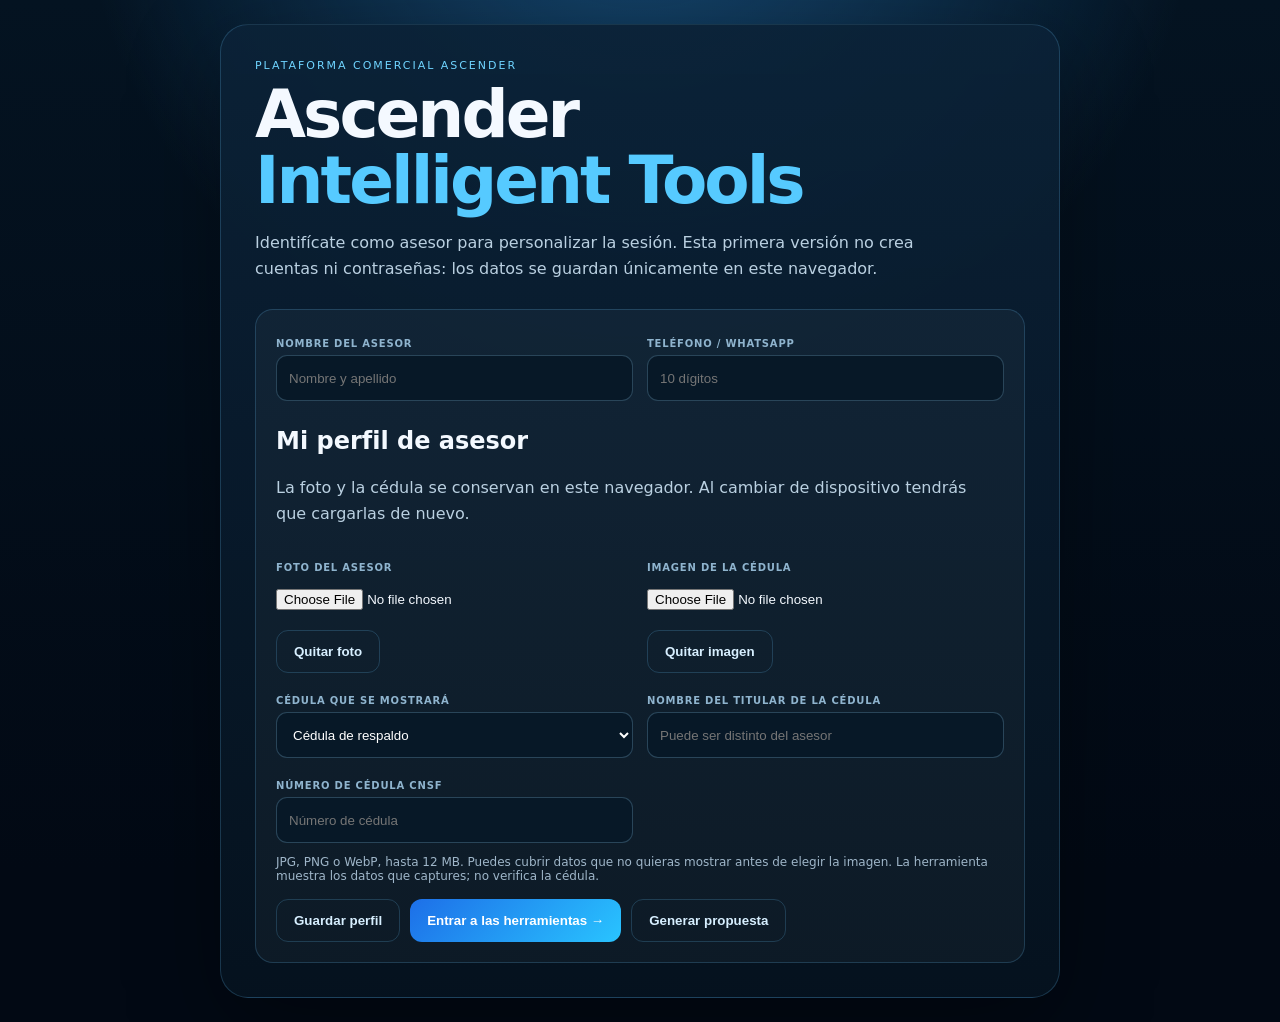
<file: index.html>
<!doctype html><html lang="es"><head><meta charset="utf-8"><meta name="viewport" content="width=device-width,initial-scale=1"><title>Ascender Intelligent Tools</title><script src="ascender-session.js"></script><script src="advisor-images.js"></script><style>:root{--bg:#041321;--card:#0b2237;--line:rgba(106,201,255,.2);--text:#f4f9ff;--muted:#9fb6c9;--cyan:#2ec7ff;--blue:#1d6fe8}*{box-sizing:border-box}html,body{margin:0;min-height:100%;font-family:Inter,system-ui,sans-serif;background:radial-gradient(circle at 50% -15%,#174d79 0%,transparent 42%),linear-gradient(180deg,#041321,#020914 85%);color:var(--text)}body{display:grid;grid-template-columns:minmax(0,1fr);place-items:center;padding:24px}.shell{width:min(840px,100%);background:linear-gradient(180deg,rgba(11,34,55,.94),rgba(5,18,31,.98));border:1px solid var(--line);border-radius:28px;box-shadow:0 30px 90px rgba(0,0,0,.34);padding:34px}.eyebrow{font-size:11px;letter-spacing:.18em;text-transform:uppercase;color:#6fd4ff;margin-bottom:10px}.title{font-size:clamp(38px,7vw,66px);line-height:1;letter-spacing:-.045em;margin:0 0 12px}.title strong{display:block;color:#56caff}.lead{color:#bad0e1;line-height:1.6;max-width:700px;margin-bottom:28px}.card{background:rgba(255,255,255,.035);border:1px solid var(--line);border-radius:18px;padding:20px}.grid{display:grid;grid-template-columns:1fr 1fr;gap:14px}.fg label{display:block;font-size:10px;text-transform:uppercase;letter-spacing:.08em;color:#8fb4ce;margin-bottom:6px;font-weight:800}.fi{width:100%;height:46px;border-radius:11px;border:1px solid rgba(145,203,239,.25);background:#071827;color:#fff;padding:0 12px;outline:none}.fi:focus{border-color:#42c7ff;box-shadow:0 0 0 3px rgba(46,199,255,.1)}.actions{display:flex;gap:10px;flex-wrap:wrap;margin-top:16px}.btn{border:0;border-radius:12px;padding:13px 17px;font-weight:900;cursor:pointer}.primary{background:linear-gradient(135deg,#1d6fe8,#29c4ff);color:#fff}.secondary{background:transparent;color:#d7efff;border:1px solid var(--line)}.saved{display:none;margin-top:14px;font-size:12px;color:#9edfbf}.saved.show{display:block}.existing{margin-top:18px;padding-top:18px;border-top:1px solid var(--line);display:none}.existing.show{display:block}.existing p{font-size:12px;color:var(--muted)}@media(max-width:680px){.grid{grid-template-columns:1fr}.shell{padding:24px 18px}}.shell,.fg,.grid{min-width:0}[hidden]{display:none!important}.fg input[type=file]{max-width:100%;margin:10px 0}.fg input[type=range]{display:block;width:100%;margin:8px 0 16px}.fg label{margin-top:8px}.fg .btn{margin-top:10px}</style></head><body><main class="shell"><div class="eyebrow">Plataforma comercial Ascender</div><h1 class="title">Ascender <strong>Intelligent Tools</strong></h1><p class="lead">Identifícate como asesor para personalizar la sesión. Esta primera versión no crea cuentas ni contraseñas: los datos se guardan únicamente en este navegador.</p><section class="card"><div class="grid"><div class="fg"><label>Nombre del asesor</label><input maxlength="100" id="advisorName" class="fi" autocomplete="name" placeholder="Nombre y apellido"></div><div class="fg"><label>Teléfono / WhatsApp</label><input maxlength="40" id="advisorPhone" class="fi" inputmode="tel" placeholder="10 dígitos"></div></div><h2 style="margin-top:26px">Mi perfil de asesor</h2><p class="lead">La foto y la cédula se conservan en este navegador. Al cambiar de dispositivo tendrás que cargarlas de nuevo.</p><div class="grid"><div class="fg"><label for="photoFile">Foto del asesor</label><input id="photoFile" type="file" accept="image/jpeg,image/png,image/webp"><img id="photoPreview" alt="Vista previa de tu foto" hidden style="display:block;width:140px;height:140px;object-fit:cover;border-radius:50%;margin-top:12px"><div id="cropControls" hidden><label for="photoZoom">Acercamiento</label><input id="photoZoom" type="range" min="1" max="3" step="0.05" value="1"><label for="photoX">Posición horizontal</label><input id="photoX" type="range" min="0" max="100" value="50"><label for="photoY">Posición vertical</label><input id="photoY" type="range" min="0" max="100" value="50"></div><button id="removePhoto" class="btn secondary" type="button">Quitar foto</button></div><div class="fg"><label for="credentialFile">Imagen de la cédula</label><input id="credentialFile" type="file" accept="image/jpeg,image/png,image/webp"><img id="credentialPreview" alt="Vista previa de la cédula" hidden style="display:block;max-width:100%;max-height:220px;object-fit:contain;margin-top:12px"><button id="removeCredential" class="btn secondary" type="button">Quitar imagen</button></div><div class="fg"><label for="credentialRole">Cédula que se mostrará</label><select id="credentialRole" class="fi"><option value="respaldo">Cédula de respaldo</option><option value="propia">Cédula del asesor</option></select></div><div class="fg"><label for="credentialHolder">Nombre del titular de la cédula</label><input id="credentialHolder" class="fi" maxlength="100" placeholder="Puede ser distinto del asesor"></div><div class="fg"><label for="credentialNumber">Número de cédula CNSF</label><input id="credentialNumber" class="fi" maxlength="40" placeholder="Número de cédula"></div></div><p style="color:#9fb6c9;font-size:12px">JPG, PNG o WebP, hasta 12 MB. Puedes cubrir datos que no quieras mostrar antes de elegir la imagen. La herramienta muestra los datos que captures; no verifica la cédula.</p><p id="profileStatus" role="status" aria-live="polite" style="color:#9edfbf"></p><div class="actions"><button id="saveProfile" class="btn secondary">Guardar perfil</button><button id="start" class="btn primary">Entrar a las herramientas →</button><button id="proposal" class="btn secondary">Generar propuesta</button></div><div id="saved" class="saved">Datos del asesor guardados en este dispositivo.</div><div id="existing" class="existing"><p id="existingText"></p></div></section></main><script src="advisor-profile.js"></script></body></html>
</file>
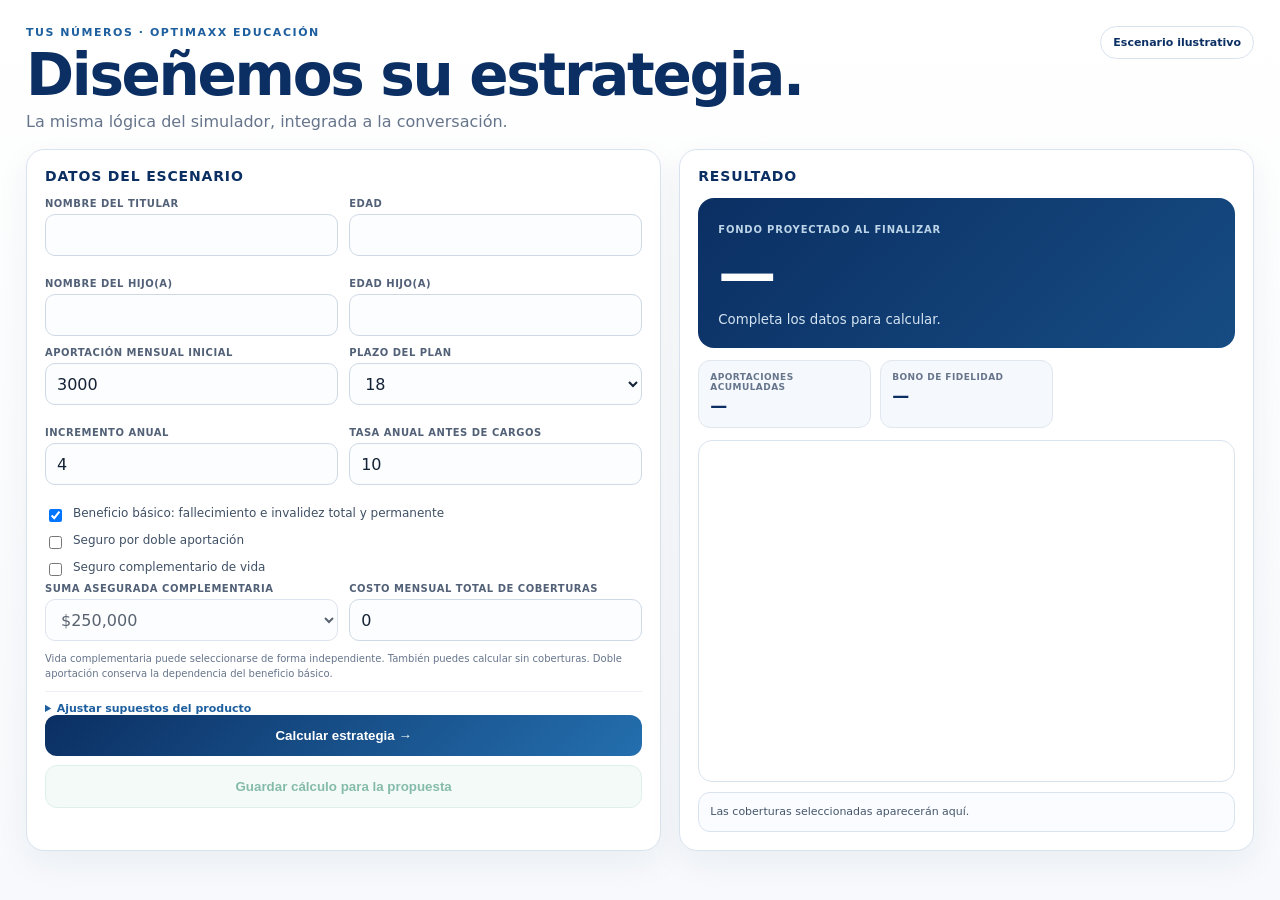
<file: education-calculator-slide.html>
<!doctype html><html lang="es"><head><meta charset="utf-8"><meta name="viewport" content="width=device-width,initial-scale=1"><title>OptiMaxx Educación · Tus números</title><script src="projection.js"></script><script src="ascender-session.js"></script><style>:root{--navy:#0b2f63;--blue:#1d5f9f;--soft:#f5f8fc;--line:#d9e3ee;--ink:#142235;--muted:#66758b;--gold:#b78a22;--ok:#0d7957}*{box-sizing:border-box}body{margin:0;background:#fff;font-family:Inter,system-ui,sans-serif;color:var(--ink)}.shell{min-height:100vh;padding:26px;background:linear-gradient(180deg,#fff,#f7f9fc)}.head{display:flex;justify-content:space-between;align-items:flex-start;gap:18px;margin-bottom:18px}.k{font-size:11px;letter-spacing:.14em;text-transform:uppercase;color:var(--blue);font-weight:900}.head h1{font-size:clamp(34px,5vw,58px);line-height:1;margin:7px 0 8px;letter-spacing:-.04em;color:var(--navy)}.head p{margin:0;color:var(--muted)}.badge{border:1px solid var(--line);border-radius:999px;padding:9px 12px;color:var(--navy);font-size:11px;font-weight:850;background:#fff}.grid{display:grid;grid-template-columns:1.05fr .95fr;gap:18px}.card{background:#fff;border:1px solid var(--line);border-radius:18px;padding:18px;box-shadow:0 12px 34px rgba(15,47,93,.06)}.card h2{font-size:14px;margin:0 0 14px;color:var(--navy);text-transform:uppercase;letter-spacing:.06em}.g2{display:grid;grid-template-columns:1fr 1fr;gap:11px}.fg{margin-bottom:11px}.fg label{display:block;font-size:10px;font-weight:850;color:#526177;text-transform:uppercase;letter-spacing:.05em;margin-bottom:5px}.fi{width:100%;height:42px;border:1px solid #cfd9e6;border-radius:10px;padding:0 11px;background:#fbfdff;color:var(--ink);font:inherit}.fi:focus{outline:none;border-color:#3780c2;box-shadow:0 0 0 3px rgba(55,128,194,.1)}details{border-top:1px solid #edf1f5;margin-top:10px;padding-top:10px}summary{cursor:pointer;color:var(--blue);font-size:11px;font-weight:850}.checks{display:grid;gap:8px;margin:10px 0 4px}.check{display:flex;gap:8px;align-items:flex-start;font-size:12px;color:#3f5065}.hint{font-size:10px;color:var(--muted);line-height:1.45}.btn{width:100%;border:0;border-radius:12px;padding:13px 15px;font-weight:900;cursor:pointer}.primary{background:linear-gradient(135deg,var(--navy),#246fae);color:#fff}.save{margin-top:9px;background:#eaf6f1;color:var(--ok);border:1px solid #bfe3d5}.save:disabled{opacity:.5;cursor:not-allowed}.err{display:none;background:#fff1ef;color:#9d2d24;border:1px solid #ffd1cb;border-radius:10px;padding:10px 12px;font-size:11px;margin-bottom:10px}.err.on{display:block}.result{min-height:100%;display:flex;flex-direction:column}.hero{background:linear-gradient(135deg,#0b2f63,#164c83);border-radius:16px;padding:20px;color:#fff;margin-bottom:12px}.hero span{font-size:10px;text-transform:uppercase;letter-spacing:.08em;color:#bcd4e8;font-weight:850}.hero strong{display:block;font-size:clamp(36px,5vw,58px);line-height:1;margin:7px 0}.hero small{color:#d4e4f1}.metrics{display:grid;grid-template-columns:repeat(3,1fr);gap:9px;margin-bottom:12px}.metric{background:var(--soft);border:1px solid #e0e7ef;border-radius:12px;padding:11px}.metric span{display:block;font-size:9px;color:var(--muted);text-transform:uppercase;letter-spacing:.05em;font-weight:800}.metric strong{display:block;color:var(--navy);font-size:17px;margin-top:4px}.chart{background:#fff;border:1px solid var(--line);border-radius:14px;padding:11px;flex:1;min-height:220px}.chart svg{width:100%;height:100%;min-height:210px}.coverage{margin-top:10px;background:#fafcff;border:1px solid var(--line);border-radius:12px;padding:11px;font-size:11px;color:#45566b;line-height:1.5}.status{margin-top:8px;font-size:11px;color:var(--ok);font-weight:800;min-height:16px}@media(max-width:900px){.grid{grid-template-columns:1fr}.metrics{grid-template-columns:1fr}.shell{padding:16px}.g2{grid-template-columns:1fr}}</style></head><body><main class="shell"><div class="head"><div><div class="k">Tus números · OptiMaxx Educación</div><h1>Diseñemos su estrategia.</h1><p>La misma lógica del simulador, integrada a la conversación.</p></div><div class="badge">Escenario ilustrativo</div></div><div class="grid"><section class="card"><h2>Datos del escenario</h2><div id="err" class="err"></div><div class="g2"><div class="fg"><label>Nombre del titular</label><input id="titular" class="fi"></div><div class="fg"><label>Edad</label><input id="edad" type="number" min="18" max="110" class="fi"></div><div class="fg"><label>Nombre del hijo(a)</label><input id="hijo" class="fi"></div><div class="fg"><label>Edad hijo(a)</label><input id="edadHijo" type="number" min="0" max="100" class="fi"></div></div><div class="g2"><div class="fg"><label>Aportación mensual inicial</label><input id="monthly" type="number" min="1" step="100" value="3000" class="fi"></div><div class="fg"><label>Plazo del plan</label><select id="years" class="fi"><option>10</option><option>15</option><option selected>18</option><option>20</option><option>25</option></select></div><div class="fg"><label>Incremento anual</label><input id="increase" type="number" step="0.1" value="4" class="fi"></div><div class="fg"><label>Tasa anual antes de cargos</label><input id="rate" type="number" step="0.1" value="10" class="fi"></div></div><div class="checks"><label class="check"><input id="basic" type="checkbox" checked> Beneficio básico: fallecimiento e invalidez total y permanente</label><label class="check"><input id="double" type="checkbox"> Seguro por doble aportación</label><label class="check"><input id="life" type="checkbox"> Seguro complementario de vida</label></div><div class="g2"><div class="fg"><label>Suma asegurada complementaria</label><select id="sumInsured" class="fi" disabled><option value="250000">$250,000</option><option value="500000">$500,000</option><option value="750000">$750,000</option><option value="1000000">$1,000,000</option></select></div><div class="fg"><label>Costo mensual total de coberturas</label><input id="insurance" class="fi" type="number" min="0" value="0"></div></div><div class="hint">Vida complementaria puede seleccionarse de forma independiente. También puedes calcular sin coberturas. Doble aportación conserva la dependencia del beneficio básico.</div><details><summary>Ajustar supuestos del producto</summary><div class="g2" style="margin-top:11px"><div class="fg"><label>UDI inicial</label><input id="udi" class="fi" type="number" step="0.000001" value="8.851528"></div><div class="fg"><label>Crecimiento UDI</label><input id="udiGrowth" class="fi" type="number" step="0.1" value="4"></div><div class="fg"><label>Administración trimestral</label><input id="admin" class="fi" type="number" step="0.1" value="1.5"></div><div class="fg"><label>Gestión mensual</label><input id="management" class="fi" type="number" step="0.01" value="0.1"></div><div class="fg"><label>Cargo fijo mensual UDIS</label><input id="fixedUdis" class="fi" type="number" value="25"></div><div class="fg"><label>Apertura fideicomiso</label><input id="opening" class="fi" type="number" value="500"></div></div></details><button id="calc" class="btn primary">Calcular estrategia →</button><button id="save" class="btn save" disabled>Guardar cálculo para la propuesta</button><div id="status" class="status"></div></section><section class="card result"><h2>Resultado</h2><div class="hero"><span>Fondo proyectado al finalizar</span><strong id="fund">—</strong><small id="heroMeta">Completa los datos para calcular.</small></div><div class="metrics"><div class="metric"><span>Aportaciones acumuladas</span><strong id="contrib">—</strong></div><div class="metric"><span>Bono de fidelidad</span><strong id="bonus">—</strong></div><div class="metric" style="display:none"><span>Cargos estimados</span><strong id="charges">—</strong></div></div><div id="chart" class="chart"></div><div id="coverage" class="coverage">Las coberturas seleccionadas aparecerán aquí.</div></section></div></main><script>const $=id=>document.getElementById(id),money=n=>new Intl.NumberFormat('es-MX',{style:'currency',currency:'MXN',maximumFractionDigits:0}).format(n||0);let scenario=null;const profile=AscenderSession.getMeetingProfile()||{};$('titular').value=profile.parentName||profile.clientName||'';$('edad').value=profile.parentAge||'';$('hijo').value=profile.childName||'';$('edadHijo').value=profile.childAge??'';$('life').onchange=()=>{$('sumInsured').disabled=!$('life').checked};function values(){const p={titular:$('titular').value.trim(),age:Number($('edad').value),hijo:$('hijo').value.trim(),childAge:Number($('edadHijo').value),monthly:Number($('monthly').value),years:Number($('years').value),increase:Number($('increase').value),rate:Number($('rate').value),udi:Number($('udi').value),udiGrowth:Number($('udiGrowth').value),admin:Number($('admin').value),management:Number($('management').value),fixedUdis:Number($('fixedUdis').value),opening:Number($('opening').value),insurance:Number($('insurance').value||0),basic:$('basic').checked,double:$('double').checked,life:$('life').checked,sumInsured:$('life').checked?Number($('sumInsured').value):0};if(!p.titular||!p.hijo||!Number.isFinite(p.age)||!Number.isFinite(p.childAge))throw Error('Captura nombres y edades.');if(p.double&&!p.basic)throw Error('Doble aportación requiere seleccionar el beneficio básico.');return p}function coverageText(p){const c=[];if(p.basic)c.push('Beneficio básico: fallecimiento e invalidez total y permanente');if(p.double)c.push('Seguro por doble aportación');if(p.life)c.push('Vida complementaria '+money(p.sumInsured));return c.length?c.join(' · '):'Sin coberturas seleccionadas en este escenario.'}function graph(rows){const max=Math.max(1,...rows.map(r=>Math.max(r.fund,r.accumulated))),w=760,h=220,pad=32;const pts=k=>rows.map((r,i)=>`${pad+i*(w-pad*2)/Math.max(1,rows.length-1)},${h-pad-r[k]/max*(h-pad*2)}`).join(' ');return `<svg viewBox="0 0 ${w} ${h}" aria-label="Proyección del fondo"><line x1="${pad}" y1="${h-pad}" x2="${w-pad}" y2="${h-pad}" stroke="#d9e3ee"/><polyline points="${pts('accumulated')}" fill="none" stroke="#b78a22" stroke-width="3"/><polyline points="${pts('fund')}" fill="none" stroke="#1d5f9f" stroke-width="4"/><text x="${pad}" y="18" font-size="11" fill="#1d5f9f">Fondo proyectado</text><text x="145" y="18" font-size="11" fill="#8b6a20">Aportaciones</text><text x="${pad}" y="${h-8}" font-size="10" fill="#66758b">Año 1</text><text x="${w-85}" y="${h-8}" font-size="10" fill="#66758b">Año ${rows.length}</text></svg>`}function calculate(){const err=$('err');scenario=null;$('save').disabled=true;err.classList.remove('on');try{const p=values(),r=EducationProjection.proyectar(p);scenario={p,r};$('fund').textContent=money(r.fund);$('heroMeta').textContent=`${p.years} años · aportación inicial ${money(p.monthly)} · tasa ${p.rate}% antes de cargos`;$('contrib').textContent=money(r.totalContributions);$('bonus').textContent=r.bonusNA?'No aplica':`${r.bonusPct}% · ${money(r.bonusAmount)}`;$('charges').textContent=money(r.totalCharges);$('chart').innerHTML=graph(r.rows);$('coverage').textContent=coverageText(p);$('save').disabled=false;$('status').textContent='Escenario calculado. Puedes guardarlo para la propuesta.'}catch(e){err.textContent=e.message;err.classList.add('on')}}document.querySelectorAll('input,select').forEach(el=>{['input','change'].forEach(event=>el.addEventListener(event,()=>{scenario=null;$('save').disabled=true;$('status').textContent='Datos modificados. Vuelve a calcular antes de guardar.'}))});$('calc').onclick=calculate;$('save').onclick=()=>{if(!scenario)return;const {p,r}=scenario;AscenderSession.saveCalculation({product:'OptiMaxx Educación',clientName:p.titular,childName:p.hijo,input:{monthly:p.monthly,years:p.years,rate:p.rate,increase:p.increase,basic:p.basic,double:p.double,life:p.life,sumInsured:p.sumInsured},result:{fund:r.fund,totalContributions:r.totalContributions,bonusPct:r.bonusPct,bonusAmount:r.bonusAmount,totalCharges:r.totalCharges},coverage:coverageText(p)});$('status').textContent='Cálculo guardado. Al terminar la reunión, abre “Generar propuesta”.'};</script></body></html>
</file>
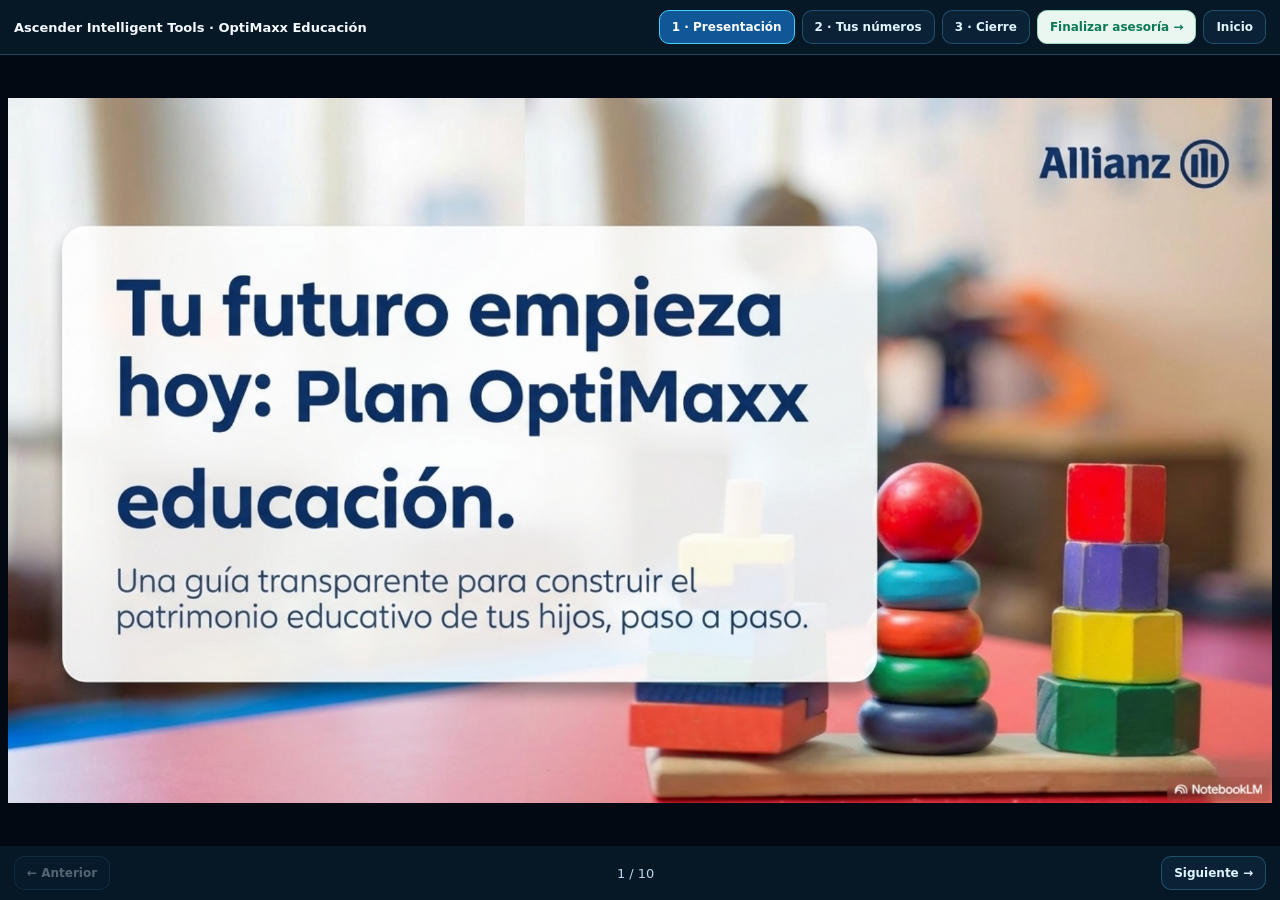
<file: education-presentation.html>
<!doctype html>
<html lang="es"><head><meta charset="utf-8"><meta name="viewport" content="width=device-width,initial-scale=1"><title>OptiMaxx Educación · Ascender</title><script src="ascender-session.js"></script><link rel="stylesheet" href="presentation.css"></head>
<body data-product="OptiMaxx Educación" data-folder="education" data-before="9" data-total="10">
<div class="app"><header class="top"><div class="brand">Ascender Intelligent Tools · OptiMaxx Educación</div><nav class="steps" aria-label="Etapas de la asesoría"><button class="btn" data-step="slides">1 · Presentación</button><button class="btn" data-step="calc">2 · Tus números</button><button class="btn" data-step="close">3 · Cierre</button><button class="btn finish" id="finish">Finalizar asesoría →</button><a class="btn" href="home.html">Inicio</a></nav></header>
<main class="stage"><section id="deck" aria-label="Presentación original"><div class="slide-wrap"><img id="slide" alt=""><p id="loadError" hidden>No se pudo cargar esta diapositiva. <button id="retry" class="btn">Reintentar</button></p></div><footer class="controls"><button class="btn" id="prev">← Anterior</button><span id="counter" role="status" aria-live="polite"></span><button class="btn" id="next">Siguiente →</button></footer></section><section id="calc" hidden><iframe src="education-calculator-slide.html" title="Tus números · OptiMaxx Educación"></iframe><div class="calc-controls"><button class="btn" id="backToDeck">← Volver a la presentación</button><button class="btn" id="continueDeck">Continuar al cierre →</button></div></section></main></div><script src="advisor-images.js"></script><script src="advisor-slide.js"></script><script src="presentation.js"></script></body></html>
</file>
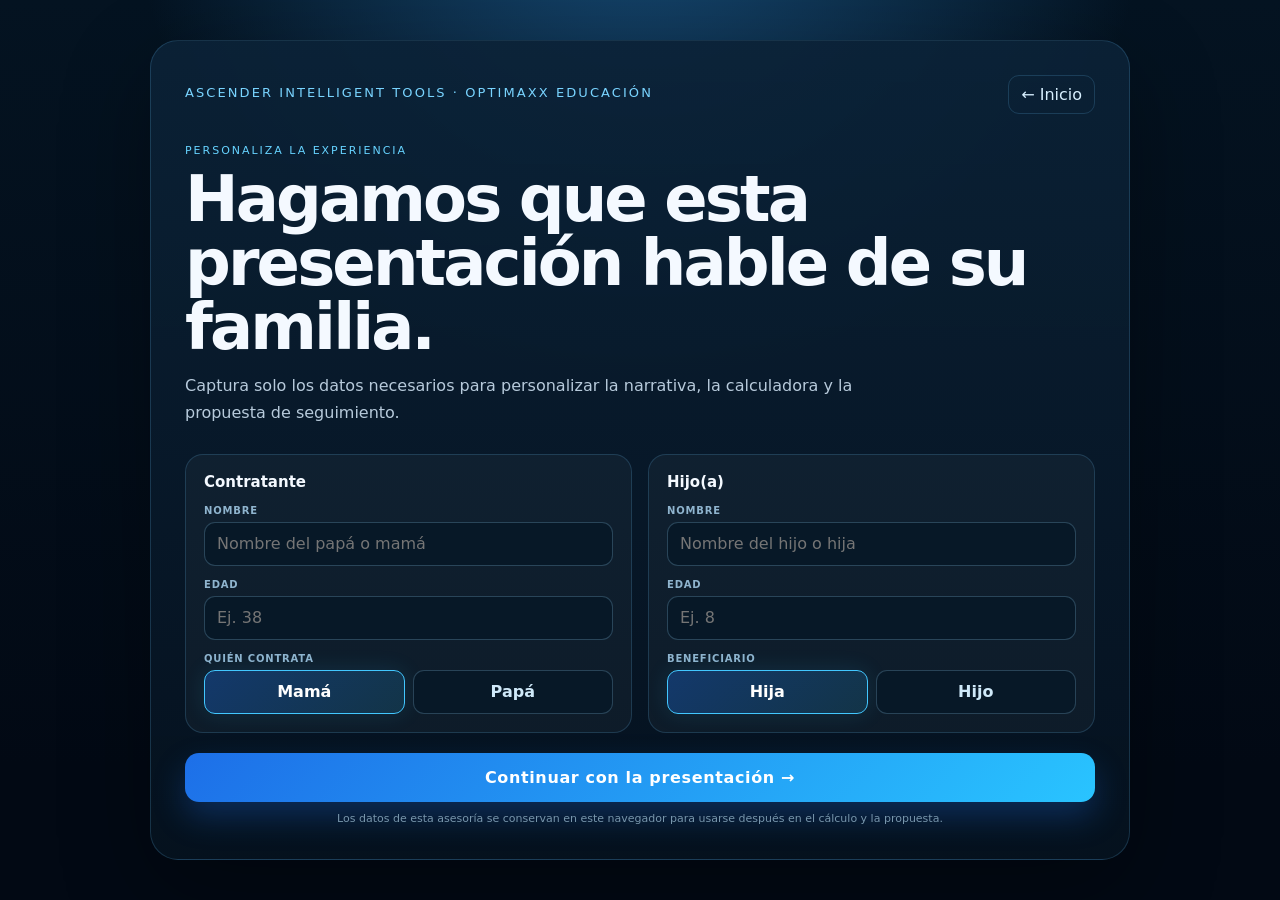
<file: education.html>
<!doctype html><html lang="es"><head><meta charset="utf-8"><meta name="viewport" content="width=device-width,initial-scale=1"><title>OptiMaxx Educación · Ascender Intelligent Tools</title><script src="ascender-session.js"></script><style>:root{--bg:#041321;--card:#0b2237;--line:rgba(106,201,255,.18);--text:#f4f9ff;--muted:#9fb6c9;--cyan:#2ec7ff;--blue:#1d6fe8}*{box-sizing:border-box;margin:0;padding:0}html,body{min-height:100%;font-family:Inter,system-ui,sans-serif;background:radial-gradient(circle at 50% -15%,#174d79 0%,transparent 42%),linear-gradient(180deg,#041321,#020914 85%);color:var(--text)}button,input{font:inherit}.screen{min-height:100vh;display:grid;place-items:center;padding:36px 20px}.panel{width:min(980px,100%);background:linear-gradient(180deg,rgba(11,34,55,.92),rgba(5,18,31,.96));border:1px solid var(--line);border-radius:28px;box-shadow:0 30px 90px rgba(0,0,0,.32);padding:34px}.top{display:flex;align-items:center;justify-content:space-between;gap:20px;margin-bottom:30px}.brand{font-size:13px;letter-spacing:.16em;text-transform:uppercase;color:#79d4ff}.advisor{font-size:11px;color:#9fc5da;margin-top:4px}.back{border:1px solid var(--line);background:transparent;color:#d7efff;border-radius:11px;padding:9px 12px;cursor:pointer}.kicker{font-size:11px;letter-spacing:.18em;text-transform:uppercase;color:#66d3ff;margin-bottom:10px}.panel h1{font-size:clamp(34px,6vw,64px);line-height:1;letter-spacing:-.045em;margin-bottom:14px}.lead{color:#b7cadb;max-width:720px;line-height:1.65;margin-bottom:28px}.grid{display:grid;grid-template-columns:1fr 1fr;gap:16px}.card{background:rgba(255,255,255,.035);border:1px solid var(--line);border-radius:18px;padding:18px}.card h2{font-size:15px;margin-bottom:14px}.fg{margin-bottom:13px}.fg:last-child{margin-bottom:0}.fg label{display:block;font-size:10px;text-transform:uppercase;letter-spacing:.08em;color:#8fb4ce;margin-bottom:6px;font-weight:800}.fi{width:100%;height:44px;border-radius:11px;border:1px solid rgba(145,203,239,.25);background:#071827;color:#fff;padding:0 12px;outline:none}.fi:focus{border-color:#42c7ff;box-shadow:0 0 0 3px rgba(46,199,255,.1)}.choices{display:grid;grid-template-columns:1fr 1fr;gap:8px}.choice{height:44px;border:1px solid rgba(145,203,239,.24);background:#071827;color:#cfe9f9;border-radius:11px;cursor:pointer;font-weight:750}.choice.active{border-color:#42c7ff;background:linear-gradient(135deg,rgba(29,111,232,.34),rgba(46,199,255,.14));color:#fff;box-shadow:0 0 22px rgba(46,199,255,.12)}.continue{width:100%;margin-top:20px;border:0;border-radius:14px;padding:15px 18px;background:linear-gradient(135deg,#1d6fe8,#29c4ff);color:#fff;font-weight:900;letter-spacing:.04em;cursor:pointer;box-shadow:0 15px 32px rgba(29,111,232,.28)}.note{font-size:11px;color:#7896ac;margin-top:10px;text-align:center}@media(max-width:720px){.panel{padding:24px 18px}.grid{grid-template-columns:1fr}.top{align-items:flex-start;flex-direction:column}}</style></head><body><section class="screen"><div class="panel"><div class="top"><div><div class="brand">Ascender Intelligent Tools · OptiMaxx Educación</div><div class="advisor" id="advisorLine"></div></div><button class="back" onclick="location.href='home.html'">← Inicio</button></div><div class="kicker">Personaliza la experiencia</div><h1>Hagamos que esta presentación hable de su familia.</h1><p class="lead">Captura solo los datos necesarios para personalizar la narrativa, la calculadora y la propuesta de seguimiento.</p><div class="grid"><div class="card"><h2>Contratante</h2><div class="fg"><label>Nombre</label><input class="fi" id="parentName" placeholder="Nombre del papá o mamá"></div><div class="fg"><label>Edad</label><input class="fi" id="parentAge" type="number" min="18" max="100" placeholder="Ej. 38"></div><div class="fg"><label>Quién contrata</label><div class="choices"><button class="choice active" data-parent="mama">Mamá</button><button class="choice" data-parent="papa">Papá</button></div></div></div><div class="card"><h2>Hijo(a)</h2><div class="fg"><label>Nombre</label><input class="fi" id="childName" placeholder="Nombre del hijo o hija"></div><div class="fg"><label>Edad</label><input class="fi" id="childAge" type="number" min="0" max="25" placeholder="Ej. 8"></div><div class="fg"><label>Beneficiario</label><div class="choices"><button class="choice active" data-child="hija">Hija</button><button class="choice" data-child="hijo">Hijo</button></div></div></div></div><button class="continue" id="continue">Continuar con la presentación →</button><div class="note">Los datos de esta asesoría se conservan en este navegador para usarse después en el cálculo y la propuesta.</div></div></section><script>let parentRole='mama',childGender='hija';const advisor=AscenderSession.getAdvisor();document.getElementById('advisorLine').textContent=advisor&&advisor.name?'Asesor: '+advisor.name:'';const prior=AscenderSession.getMeetingProfile();if(prior.parentName)document.getElementById('parentName').value=prior.parentName;if(prior.parentAge)document.getElementById('parentAge').value=prior.parentAge;if(prior.childName)document.getElementById('childName').value=prior.childName;if(prior.childAge!==undefined)document.getElementById('childAge').value=prior.childAge;if(prior.parentRole)parentRole=prior.parentRole;if(prior.childGender)childGender=prior.childGender;function sync(){document.querySelectorAll('[data-parent]').forEach(x=>x.classList.toggle('active',x.dataset.parent===parentRole));document.querySelectorAll('[data-child]').forEach(x=>x.classList.toggle('active',x.dataset.child===childGender))}sync();document.querySelectorAll('[data-parent]').forEach(b=>b.onclick=()=>{parentRole=b.dataset.parent;sync()});document.querySelectorAll('[data-child]').forEach(b=>b.onclick=()=>{childGender=b.dataset.child;sync()});document.getElementById('continue').onclick=()=>{const parentName=document.getElementById('parentName').value.trim(),parentAge=Number(document.getElementById('parentAge').value),childName=document.getElementById('childName').value.trim(),childAgeRaw=document.getElementById('childAge').value,childAge=Number(childAgeRaw);if(!parentName||!childName||!parentAge||childAgeRaw===''){alert('Captura nombres y edades para personalizar la presentación.');return}const profile={product:'OptiMaxx Educación',parentRole,childGender,parentName,parentAge,childName,childAge,clientName:parentName};AscenderSession.saveMeetingProfile(profile);sessionStorage.setItem('ascenderEducationProfile',JSON.stringify(profile));location.href='education-presentation.html';};</script></body></html>
</file>
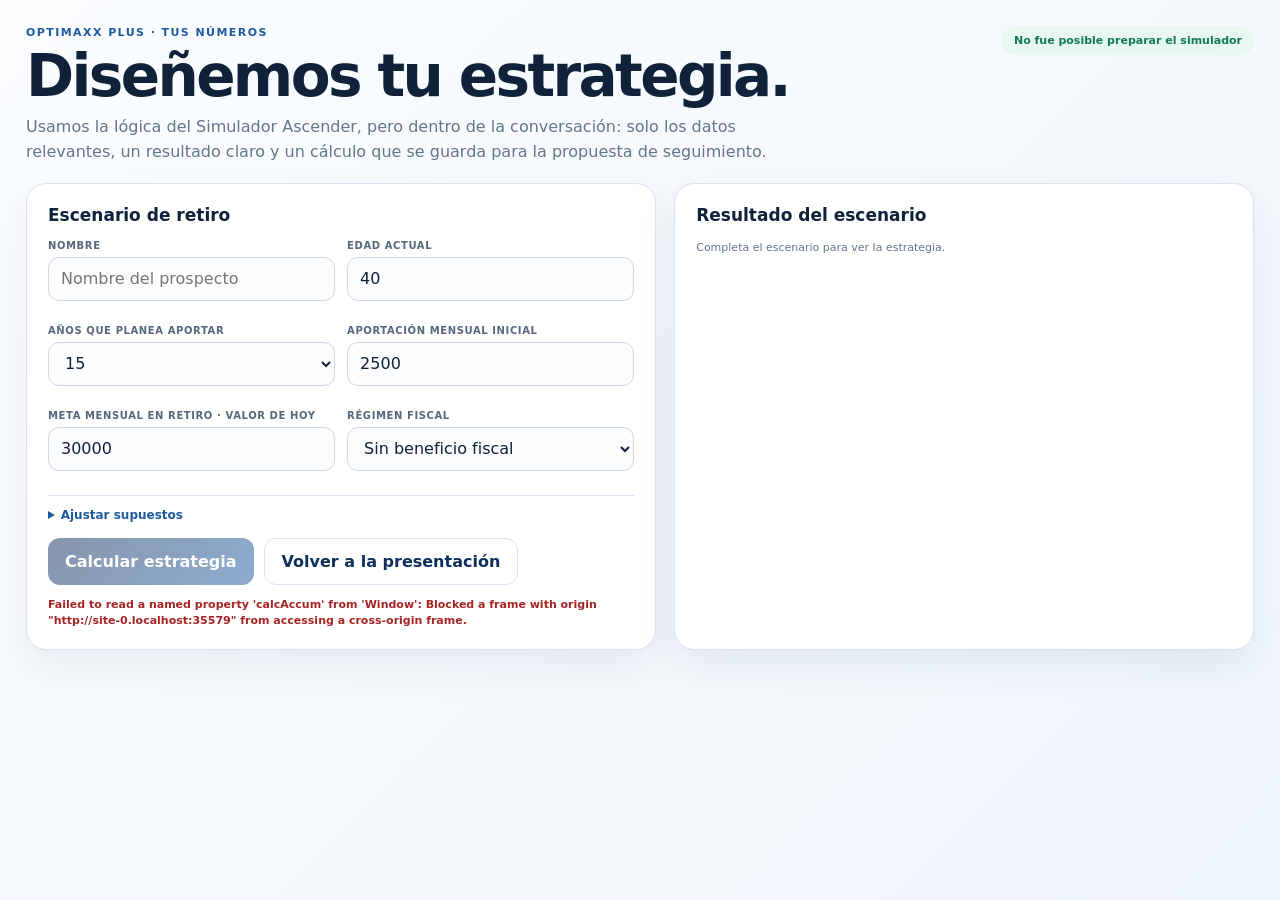
<file: plus-calculator-integrated.html>
<!doctype html><html lang="es"><head><meta charset="utf-8"><meta name="viewport" content="width=device-width,initial-scale=1"><title>Tu estrategia · OptiMaxx Plus</title><script src="ascender-session.js"></script><style>:root{--navy:#0f2f5d;--blue:#1e5aa0;--ink:#10213a;--muted:#65758a;--line:#d9e2ee;--soft:#f4f8fc;--green:#0f7a57;--gold:#a87812}*{box-sizing:border-box}body{margin:0;background:linear-gradient(135deg,#fbfdff,#eef5fb);font-family:Inter,system-ui,sans-serif;color:var(--ink)}button,input,select{font:inherit}.engine{position:fixed;left:-5000px;top:0;width:1180px;height:1000px;opacity:.001;pointer-events:none;border:0}.wrap{min-height:100vh;padding:26px}.head{display:flex;justify-content:space-between;gap:18px;align-items:flex-start;margin-bottom:18px}.kicker{font-size:11px;letter-spacing:.13em;text-transform:uppercase;font-weight:900;color:var(--blue)}h1{font-size:clamp(34px,5vw,58px);line-height:1;margin:8px 0 10px;letter-spacing:-.045em}.sub{color:var(--muted);line-height:1.55;max-width:790px}.badge{background:#e9f7f1;color:var(--green);border-radius:999px;padding:8px 12px;font-size:11px;font-weight:900;white-space:nowrap}.layout{display:grid;grid-template-columns:1fr .92fr;gap:18px}.card{background:#fff;border:1px solid var(--line);border-radius:20px;padding:21px;box-shadow:0 16px 40px rgba(18,48,87,.07)}.card h2{margin:0 0 15px;font-size:17px}.grid{display:grid;grid-template-columns:1fr 1fr;gap:12px}.fg{margin-bottom:12px}.fg label{display:block;font-size:10px;text-transform:uppercase;letter-spacing:.06em;font-weight:900;color:#56677d;margin-bottom:6px}.fi{width:100%;height:44px;border:1px solid #cfd9e6;border-radius:11px;background:#fbfdff;padding:0 12px;color:var(--ink);outline:none}.fi:focus{border-color:var(--blue);box-shadow:0 0 0 3px rgba(30,90,160,.1)}.check{display:flex;align-items:center;gap:8px;font-size:12px;color:#455970;margin-top:8px}.fiscal-note{font-size:11px;color:var(--muted);line-height:1.45;margin-top:5px}details{border-top:1px solid var(--line);margin-top:12px;padding-top:12px}summary{cursor:pointer;color:var(--blue);font-size:12px;font-weight:850}.actions{display:flex;gap:10px;flex-wrap:wrap;margin-top:16px}.btn{border:0;border-radius:12px;padding:13px 17px;font-weight:900;cursor:pointer}.primary{background:linear-gradient(135deg,var(--navy),var(--blue));color:#fff}.secondary{background:#fff;color:var(--navy);border:1px solid var(--line)}.btn:disabled{opacity:.5;cursor:not-allowed}.result{display:none}.result.show{display:block}.hero{background:linear-gradient(135deg,var(--navy),#1e5aa0);color:#fff;border-radius:17px;padding:21px;margin-bottom:13px}.hero span{display:block;font-size:10px;text-transform:uppercase;letter-spacing:.08em;opacity:.72;font-weight:850}.hero strong{display:block;font-size:clamp(30px,5vw,47px);margin-top:5px}.metrics{display:grid;grid-template-columns:1fr 1fr;gap:10px}.metric{background:var(--soft);border:1px solid #e1e9f2;border-radius:13px;padding:13px}.metric span{display:block;font-size:9px;text-transform:uppercase;letter-spacing:.06em;color:var(--muted);font-weight:850;margin-bottom:4px}.metric strong{font-size:16px;color:var(--navy)}.highlight{margin-top:11px;border:1px solid #e5d2a0;background:#fff9e9;border-radius:13px;padding:13px}.highlight span{display:block;font-size:9px;text-transform:uppercase;letter-spacing:.06em;color:#806018;font-weight:900;margin-bottom:4px}.highlight strong{font-size:17px;color:#694b05}.status{font-size:11px;color:var(--muted);line-height:1.45;margin-top:12px}.saved{color:var(--green);font-weight:850}.error{color:#a52424;font-weight:750}.chart{height:145px;margin-top:13px;border-radius:13px;background:linear-gradient(180deg,#f7fbff,#fff);border:1px solid var(--line);padding:12px}.chart svg{width:100%;height:100%}.chart text{font:10px Inter,system-ui;fill:#6c7b8f}@media(max-width:820px){.layout,.grid,.metrics{grid-template-columns:1fr}.wrap{padding:18px}.engine{width:900px}}</style></head><body><iframe id="engine" class="engine" src="https://christiangarcia-ctrl.github.io/Simulador-Ascender/index.html" aria-hidden="true"></iframe><div class="wrap"><div class="head"><div><div class="kicker">OptiMaxx Plus · Tus números</div><h1>Diseñemos tu estrategia.</h1><div class="sub">Usamos la lógica del Simulador Ascender, pero dentro de la conversación: solo los datos relevantes, un resultado claro y un cálculo que se guarda para la propuesta de seguimiento.</div></div><div id="engineState" class="badge">Preparando cálculo…</div></div><div class="layout"><section class="card"><h2>Escenario de retiro</h2><div class="grid"><div class="fg"><label>Nombre</label><input id="name" class="fi" placeholder="Nombre del prospecto"></div><div class="fg"><label>Edad actual</label><input id="age" class="fi" type="number" min="18" max="100" value="40"></div><div class="fg"><label>Años que planea aportar</label><select id="years" class="fi"><option>10</option><option selected>15</option><option>20</option><option>25</option></select></div><div class="fg"><label>Aportación mensual inicial</label><input id="monthly" class="fi" type="number" min="0" step="100" value="2500"></div><div class="fg"><label>Meta mensual en retiro · valor de hoy</label><input id="target" class="fi" type="number" min="0" step="500" value="30000"></div><div class="fg"><label>Régimen fiscal</label><select id="regimen" class="fi"><option value="ninguno">Sin beneficio fiscal</option><option value="93">Art. 93</option><option value="151">Art. 151</option></select></div></div><div id="isrBox" style="display:none"><div class="grid"><div class="fg"><label>Tasa marginal ISR estimada (%)</label><input id="isr" class="fi" type="number" value="30" min="0" max="100" step="1"></div><div class="fg"><label>Reinversión de devolución</label><label class="check"><input id="reinvest" type="checkbox" checked> Reinvertir la devolución fiscal estimada</label></div></div><div class="fiscal-note">La devolución es una estimación sujeta a la situación fiscal del contribuyente y requisitos aplicables.</div></div><details><summary>Ajustar supuestos</summary><div class="grid" style="margin-top:12px"><div class="fg"><label>Rendimiento nominal anual (%)</label><input id="rate" class="fi" type="number" value="10" step="0.1"></div><div class="fg"><label>Inflación anual (%)</label><input id="inflation" class="fi" type="number" value="4" step="0.1"></div><div class="fg"><label>Aportación única inicial</label><input id="lump" class="fi" type="number" value="0" min="0" step="500"></div></div></details><div class="actions"><button id="calculate" class="btn primary" disabled>Calcular estrategia</button><button id="back" class="btn secondary">Volver a la presentación</button></div><div id="error" class="status error"></div></section><section class="card"><h2>Resultado del escenario</h2><div id="empty" class="status">Completa el escenario para ver la estrategia.</div><div id="result" class="result"><div class="hero"><span>Capital proyectado a los 65 años</span><strong id="fund65">—</strong><span>Simulación ilustrativa; rendimiento no garantizado.</span></div><div class="metrics"><div class="metric"><span>Total aportado estimado</span><strong id="contributed">—</strong></div><div class="metric"><span>Ingreso mensual estimado</span><strong id="income">—</strong></div><div class="metric"><span>Capital al fin de aportaciones</span><strong id="fundPlan">—</strong></div><div class="metric"><span>Edad al fin de aportaciones</span><strong id="endAge">—</strong></div></div><div id="fiscal" class="highlight" style="display:none"><span>Beneficio fiscal estimado</span><strong id="fiscalValue">—</strong></div><div class="chart"><svg viewBox="0 0 500 120" preserveAspectRatio="none"><line x1="20" y1="98" x2="480" y2="98" stroke="#dbe4f0"/><polyline id="trend" points="20,90 180,65 330,44 480,20" fill="none" stroke="#1e5aa0" stroke-width="4" vector-effect="non-scaling-stroke"/><circle cx="20" cy="90" r="4" fill="#1e5aa0"/><circle cx="480" cy="20" r="4" fill="#1e5aa0"/><text x="20" y="115">Hoy</text><text x="440" y="115">65 años</text></svg></div><div class="actions"><button id="save" class="btn primary">Guardar cálculo</button><button id="proposal" class="btn secondary">Ir a propuesta</button></div><div id="saveState" class="status"></div></div></section></div></div><script>const $=id=>document.getElementById(id);const advisor=AscenderSession.getAdvisor()||{};const profile=AscenderSession.getMeetingProfile()||{};$('name').value=profile.clientName||profile.parentName||'';let ready=false,last=null;const engine=$('engine');const money=n=>Number(n||0).toLocaleString('es-MX',{style:'currency',currency:'MXN',maximumFractionDigits:0});function setEngine(id,value,checked){const d=engine.contentDocument,el=d&&d.getElementById(id);if(!el)return;if(checked!==undefined)el.checked=checked;else el.value=String(value);el.dispatchEvent(new Event('change',{bubbles:true}));el.dispatchEvent(new Event('input',{bubbles:true}))}engine.addEventListener('load',()=>{try{setEngine('advisorName',advisor.name||'Asesor Ascender');setEngine('advisorPhone',advisor.phone||'0000000000');ready=typeof engine.contentWindow.calcAccum==='function';$('calculate').disabled=!ready;$('engineState').textContent=ready?'Lógica Ascender lista':'Revisa conexión del simulador'}catch(e){$('engineState').textContent='No fue posible preparar el simulador';$('error').textContent=e.message}});$('regimen').onchange=()=>{$('isrBox').style.display=$('regimen').value==='151'?'block':'none'};function calculate(){if(!ready){$('error').textContent='El motor de cálculo todavía no está listo.';return}try{$('error').textContent='';setEngine('nombreOpt',$('name').value.trim()||'Prospecto');setEngine('edad',$('age').value);setEngine('years',$('years').value);setEngine('pmt',$('monthly').value);setEngine('metaHoy',$('target').value);setEngine('regimenFiscal',$('regimen').value);setEngine('isrPct',$('isr').value);setEngine('reinvertISR','',$('reinvest').checked);setEngine('rate',$('rate').value);setEngine('inflation',$('inflation').value);setEngine('lumpSum',$('lump').value);const ok=engine.contentWindow.calcAccum();if(ok===false)throw new Error('Revisa los datos capturados.');const r={...engine.contentWindow.reportState};if(!r||!Number.isFinite(Number(r.fondo65)))throw new Error('No se pudo leer el resultado del simulador.');last={product:'OptiMaxx Plus',clientName:$('name').value.trim(),age:Number($('age').value),years:Number($('years').value),monthly:Number($('monthly').value),targetMonthly:Number($('target').value),regimenFiscal:$('regimen').value,isrPct:Number($('isr').value),reinvestISR:$('reinvest').checked,rate:Number($('rate').value),inflation:Number($('inflation').value),lumpSum:Number($('lump').value),projected:Number(r.fondo65||0),fund65:Number(r.fondo65||0),fund60:Number(r.fondo60||0),fundPlan:Number(r.fondoPlan||0),totalContributed:Number(r.totalAportado||0),estimatedMonthlyIncome:Number(r.ingresoMensual||0),benefFiscal:Number(r.benefFiscal||0),impactoISR65:Number(r.impactoISR65||0),devolucionPrimerAno:Number(r.devolucionPrimerAno||0),edadFinPlan:Number(r.edadFinPlan||Number($('age').value)+Number($('years').value))};$('fund65').textContent=money(last.fund65);$('contributed').textContent=money(last.totalContributed);$('income').textContent=money(last.estimatedMonthlyIncome);$('fundPlan').textContent=money(last.fundPlan);$('endAge').textContent=last.edadFinPlan+' años';if(last.regimenFiscal==='151'&&last.benefFiscal>0){$('fiscal').style.display='block';$('fiscalValue').textContent=money(last.benefFiscal)+' estimados durante el escenario'}else $('fiscal').style.display='none';$('empty').style.display='none';$('result').classList.add('show')}catch(e){$('error').textContent=e.message||String(e)}}$('calculate').onclick=calculate;$('save').onclick=()=>{if(!last){$('saveState').textContent='Primero calcula el escenario.';return}AscenderSession.saveCalculation(last);AscenderSession.saveMeetingProfile({...profile,product:'OptiMaxx Plus',clientName:last.clientName,age:last.age});$('saveState').innerHTML='<span class="saved">Cálculo guardado para la propuesta de seguimiento.</span>'};$('proposal').onclick=()=>location.href='proposal.html';$('back').onclick=()=>history.back();</script></body></html>
</file>
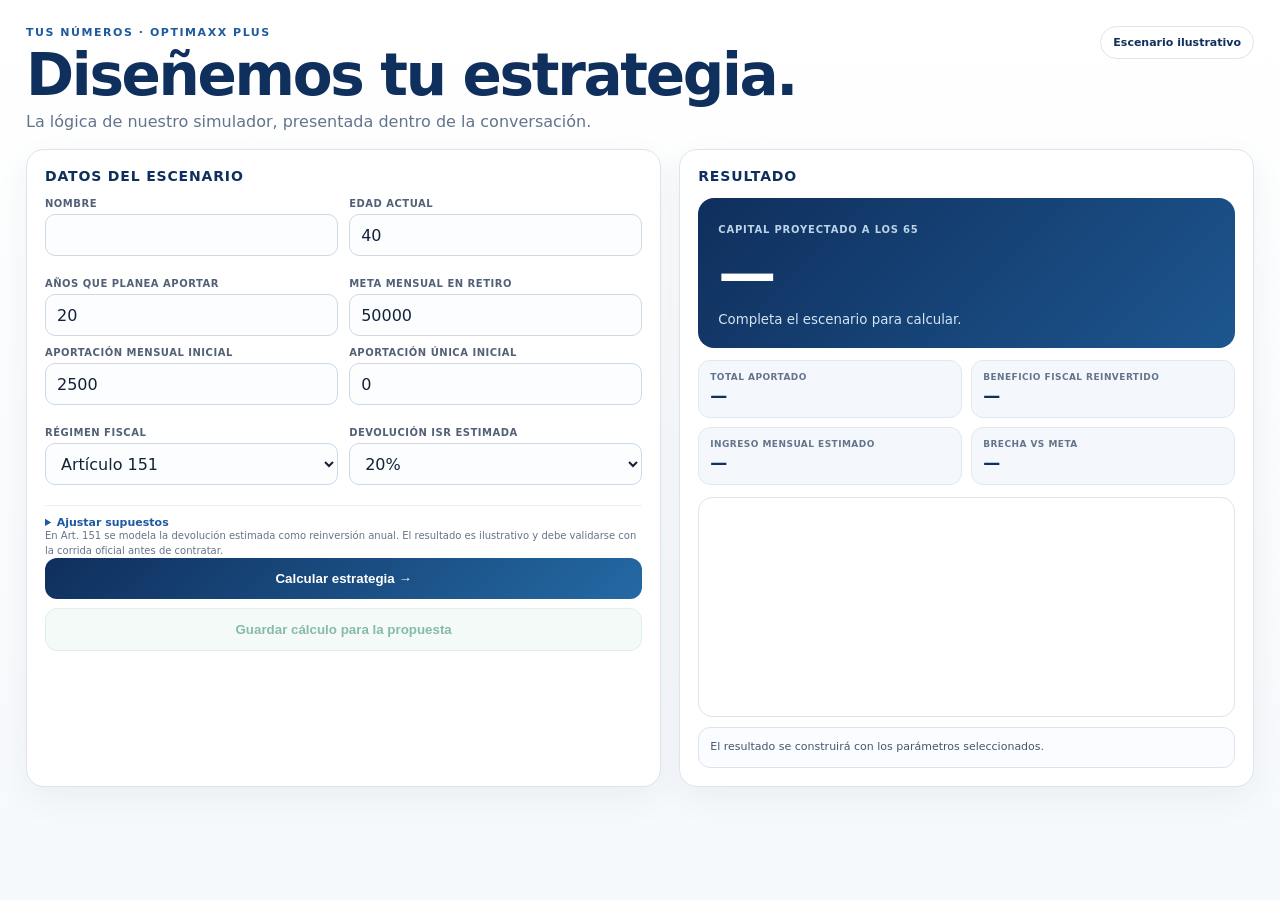
<file: plus-calculator-slide.html>
<!doctype html><html lang="es"><head><meta charset="utf-8"><meta name="viewport" content="width=device-width,initial-scale=1"><title>OptiMaxx Plus · Tus números</title><script src="ascender-session.js"></script><style>:root{--navy:#0f2f5d;--blue:#1e5aa0;--soft:#f4f8fd;--line:#dbe4ef;--ink:#132238;--muted:#64748b;--gold:#b8891c;--ok:#0f7958}*{box-sizing:border-box}body{margin:0;background:#fff;font-family:Inter,system-ui,sans-serif;color:var(--ink)}.shell{min-height:100vh;padding:26px;background:linear-gradient(180deg,#fff,#f6f9fc)}.head{display:flex;justify-content:space-between;gap:18px;align-items:flex-start;margin-bottom:18px}.k{font-size:11px;text-transform:uppercase;letter-spacing:.14em;font-weight:900;color:var(--blue)}h1{font-size:clamp(34px,5vw,58px);line-height:1;margin:7px 0 8px;letter-spacing:-.04em;color:var(--navy)}.head p{margin:0;color:var(--muted)}.badge{border:1px solid var(--line);background:#fff;border-radius:999px;padding:9px 12px;color:var(--navy);font-size:11px;font-weight:850}.grid{display:grid;grid-template-columns:1.05fr .95fr;gap:18px}.card{background:#fff;border:1px solid var(--line);border-radius:18px;padding:18px;box-shadow:0 12px 34px rgba(15,47,93,.06)}.card h2{font-size:14px;margin:0 0 14px;color:var(--navy);text-transform:uppercase;letter-spacing:.06em}.g2{display:grid;grid-template-columns:1fr 1fr;gap:11px}.fg{margin-bottom:11px}.fg label{display:block;font-size:10px;font-weight:850;color:#526177;text-transform:uppercase;letter-spacing:.05em;margin-bottom:5px}.fi{width:100%;height:42px;border:1px solid #cfd9e6;border-radius:10px;padding:0 11px;background:#fbfdff;color:var(--ink);font:inherit}.fi:focus{outline:none;border-color:#397fbe;box-shadow:0 0 0 3px rgba(57,127,190,.1)}details{border-top:1px solid #edf1f5;margin-top:9px;padding-top:10px}summary{cursor:pointer;color:var(--blue);font-size:11px;font-weight:850}.hint{font-size:10px;color:var(--muted);line-height:1.45}.btn{width:100%;border:0;border-radius:12px;padding:13px 15px;font-weight:900;cursor:pointer}.primary{background:linear-gradient(135deg,var(--navy),#2469a4);color:#fff}.save{margin-top:9px;background:#eaf7f1;color:var(--ok);border:1px solid #bde2d4}.save:disabled{opacity:.5;cursor:not-allowed}.err{display:none;background:#fff1ef;color:#9d2d24;border:1px solid #ffd1cb;border-radius:10px;padding:10px 12px;font-size:11px;margin-bottom:10px}.err.on{display:block}.hero{background:linear-gradient(135deg,#0f2f5d,#1d568f);border-radius:16px;padding:20px;color:#fff;margin-bottom:12px}.hero span{font-size:10px;text-transform:uppercase;letter-spacing:.08em;color:#bdd3e6;font-weight:850}.hero strong{display:block;font-size:clamp(36px,5vw,58px);line-height:1;margin:7px 0}.hero small{color:#d4e4f1}.metrics{display:grid;grid-template-columns:repeat(2,1fr);gap:9px;margin-bottom:12px}.metric{background:var(--soft);border:1px solid #e0e8f1;border-radius:12px;padding:11px}.metric span{display:block;font-size:9px;color:var(--muted);text-transform:uppercase;letter-spacing:.05em;font-weight:800}.metric strong{display:block;color:var(--navy);font-size:17px;margin-top:4px}.chart{border:1px solid var(--line);border-radius:14px;padding:11px;min-height:220px}.chart svg{width:100%;height:220px}.note{margin-top:10px;border:1px solid var(--line);background:#fafcff;border-radius:12px;padding:11px;font-size:11px;color:#45566b;line-height:1.5}.status{margin-top:8px;font-size:11px;color:var(--ok);font-weight:800;min-height:16px}@media(max-width:900px){.grid{grid-template-columns:1fr}.g2,.metrics{grid-template-columns:1fr}.shell{padding:16px}}</style></head><body><main class="shell"><div class="head"><div><div class="k">Tus números · OptiMaxx Plus</div><h1>Diseñemos tu estrategia.</h1><p>La lógica de nuestro simulador, presentada dentro de la conversación.</p></div><div class="badge">Escenario ilustrativo</div></div><div class="grid"><section class="card"><h2>Datos del escenario</h2><div id="err" class="err"></div><div class="g2"><div class="fg"><label>Nombre</label><input id="name" class="fi"></div><div class="fg"><label>Edad actual</label><input id="age" class="fi" type="number" min="18" max="64" value="40"></div><div class="fg"><label>Años que planea aportar</label><input id="years" class="fi" type="number" min="1" max="47" value="20"></div><div class="fg"><label>Meta mensual en retiro</label><input id="goal" class="fi" type="number" min="0" step="1000" value="50000"></div></div><div class="g2"><div class="fg"><label>Aportación mensual inicial</label><input id="pmt" class="fi" type="number" min="1" step="100" value="2500"></div><div class="fg"><label>Aportación única inicial</label><input id="lump" class="fi" type="number" min="0" step="1000" value="0"></div><div class="fg"><label>Régimen fiscal</label><select id="regime" class="fi"><option value="none">Sin beneficio fiscal inmediato</option><option value="151" selected>Artículo 151</option><option value="93">Artículo 93</option></select></div><div class="fg"><label>Devolución ISR estimada</label><select id="isr" class="fi"><option value="0">0%</option><option value="10">10%</option><option value="20" selected>20%</option><option value="30">30%</option><option value="35">35%</option></select></div></div><details><summary>Ajustar supuestos</summary><div class="g2" style="margin-top:11px"><div class="fg"><label>Rendimiento nominal anual</label><input id="rate" class="fi" type="number" value="10" step="0.1"></div><div class="fg"><label>Inflación anual</label><input id="infl" class="fi" type="number" value="4" step="0.1"></div><div class="fg"><label>Rendimiento nominal en retiro</label><input id="retRate" class="fi" type="number" value="7" step="0.1"></div><div class="fg"><label>Periodo de retiro simulado</label><input id="retYears" class="fi" type="number" value="20" min="1"></div></div></details><div class="hint">En Art. 151 se modela la devolución estimada como reinversión anual. El resultado es ilustrativo y debe validarse con la corrida oficial antes de contratar.</div><button id="calc" class="btn primary">Calcular estrategia →</button><button id="save" class="btn save" disabled>Guardar cálculo para la propuesta</button><div id="status" class="status"></div></section><section class="card"><h2>Resultado</h2><div class="hero"><span>Capital proyectado a los 65</span><strong id="fund">—</strong><small id="heroMeta">Completa el escenario para calcular.</small></div><div class="metrics"><div class="metric"><span>Total aportado</span><strong id="contrib">—</strong></div><div class="metric"><span>Beneficio fiscal reinvertido</span><strong id="tax">—</strong></div><div class="metric"><span>Ingreso mensual estimado</span><strong id="income">—</strong></div><div class="metric"><span>Brecha vs meta</span><strong id="gap">—</strong></div></div><div id="chart" class="chart"></div><div id="note" class="note">El resultado se construirá con los parámetros seleccionados.</div></section></div></main><script>const $=id=>document.getElementById(id),money=n=>new Intl.NumberFormat('es-MX',{style:'currency',currency:'MXN',maximumFractionDigits:0}).format(n||0);let scenario=null;const profile=AscenderSession.getMeetingProfile()||{};$('name').value=profile.clientName||profile.parentName||'';function vals(){const p={name:$('name').value.trim(),age:Number($('age').value),years:Number($('years').value),goal:Number($('goal').value||0),pmt:Number($('pmt').value),lump:Number($('lump').value||0),regime:$('regime').value,isr:Number($('isr').value)/100,rate:Number($('rate').value)/100,infl:Number($('infl').value)/100,retRate:Number($('retRate').value)/100,retYears:Number($('retYears').value)};if(!p.name)throw Error('Captura el nombre del cliente.');if(p.age<18||p.age>=65)throw Error('La edad debe estar entre 18 y 64 años.');if(p.years<1||p.pmt<=0)throw Error('Revisa plazo y aportación.');return p}function simulate(p){const monthsTo65=(65-p.age)*12,monthsContrib=Math.min(p.years*12,monthsTo65),monthlyRate=Math.pow(1+p.rate,1/12)-1;let fund=p.lump,total=p.lump,taxTotal=0,pmt=p.pmt;const points=[];for(let m=1;m<=monthsTo65;m++){if(m<=monthsContrib){fund+=pmt;total+=pmt}fund*=1+monthlyRate;if(m%12===0){if(p.regime==='151'&&m<=monthsContrib){const annual=pmt*12,refund=annual*p.isr;fund+=refund;taxTotal+=refund}if(m<monthsContrib)pmt*=1+p.infl;points.push({year:m/12,fund})}}const realRet=(1+p.retRate)/(1+p.infl)-1,rm=Math.pow(1+realRet,1/12)-1,n=p.retYears*12;const income=rm>0?fund*rm/(1-Math.pow(1+rm,-n)):fund/n;return{fund,total,taxTotal,income,points,monthsContrib}}function graph(points){const max=Math.max(1,...points.map(x=>x.fund)),w=760,h=220,pad=32;const pts=points.map((r,i)=>`${pad+i*(w-pad*2)/Math.max(1,points.length-1)},${h-pad-r.fund/max*(h-pad*2)}`).join(' ');return `<svg viewBox="0 0 ${w} ${h}"><line x1="${pad}" y1="${h-pad}" x2="${w-pad}" y2="${h-pad}" stroke="#dbe4ef"/><polyline points="${pts}" fill="none" stroke="#1e5aa0" stroke-width="4"/><text x="${pad}" y="18" font-size="11" fill="#1e5aa0">Capital acumulado</text><text x="${pad}" y="${h-8}" font-size="10" fill="#64748b">Hoy</text><text x="${w-70}" y="${h-8}" font-size="10" fill="#64748b">65 años</text></svg>`}function calculate(){const err=$('err');scenario=null;$('save').disabled=true;err.classList.remove('on');try{const p=vals(),r=simulate(p);scenario={p,r};$('fund').textContent=money(r.fund);$('contrib').textContent=money(r.total);$('tax').textContent=p.regime==='151'?money(r.taxTotal):'No aplica';$('income').textContent=money(r.income);$('gap').textContent=money(Math.max(0,p.goal-r.income));$('heroMeta').textContent=`${Math.round(r.monthsContrib/12)} años de aportación · ${p.rate*100}% rendimiento nominal · ${p.infl*100}% inflación`;$('chart').innerHTML=graph(r.points);$('note').textContent=p.regime==='151'?'Artículo 151: devolución estimada reinvertida anualmente en esta simulación.':'Este escenario no incorpora una devolución fiscal inmediata.';$('save').disabled=false;$('status').textContent='Escenario calculado. Puedes guardarlo para la propuesta.'}catch(e){err.textContent=e.message;err.classList.add('on')}}document.querySelectorAll('input,select').forEach(el=>{['input','change'].forEach(event=>el.addEventListener(event,()=>{scenario=null;$('save').disabled=true;$('status').textContent='Datos modificados. Vuelve a calcular antes de guardar.'}))});$('calc').onclick=calculate;$('save').onclick=()=>{if(!scenario)return;const {p,r}=scenario;AscenderSession.saveCalculation({product:'OptiMaxx Plus',clientName:p.name,input:{age:p.age,years:p.years,monthly:p.pmt,lumpSum:p.lump,goalMonthly:p.goal,regime:p.regime,isrPct:p.isr*100,rate:p.rate*100,inflation:p.infl*100},result:{fund65:r.fund,totalContributions:r.total,taxReinvested:r.taxTotal,monthlyRetirementIncome:r.income,gap:Math.max(0,p.goal-r.income)}});$('status').textContent='Cálculo guardado. Al terminar la reunión, abre “Generar propuesta”.'};</script></body></html>
</file>
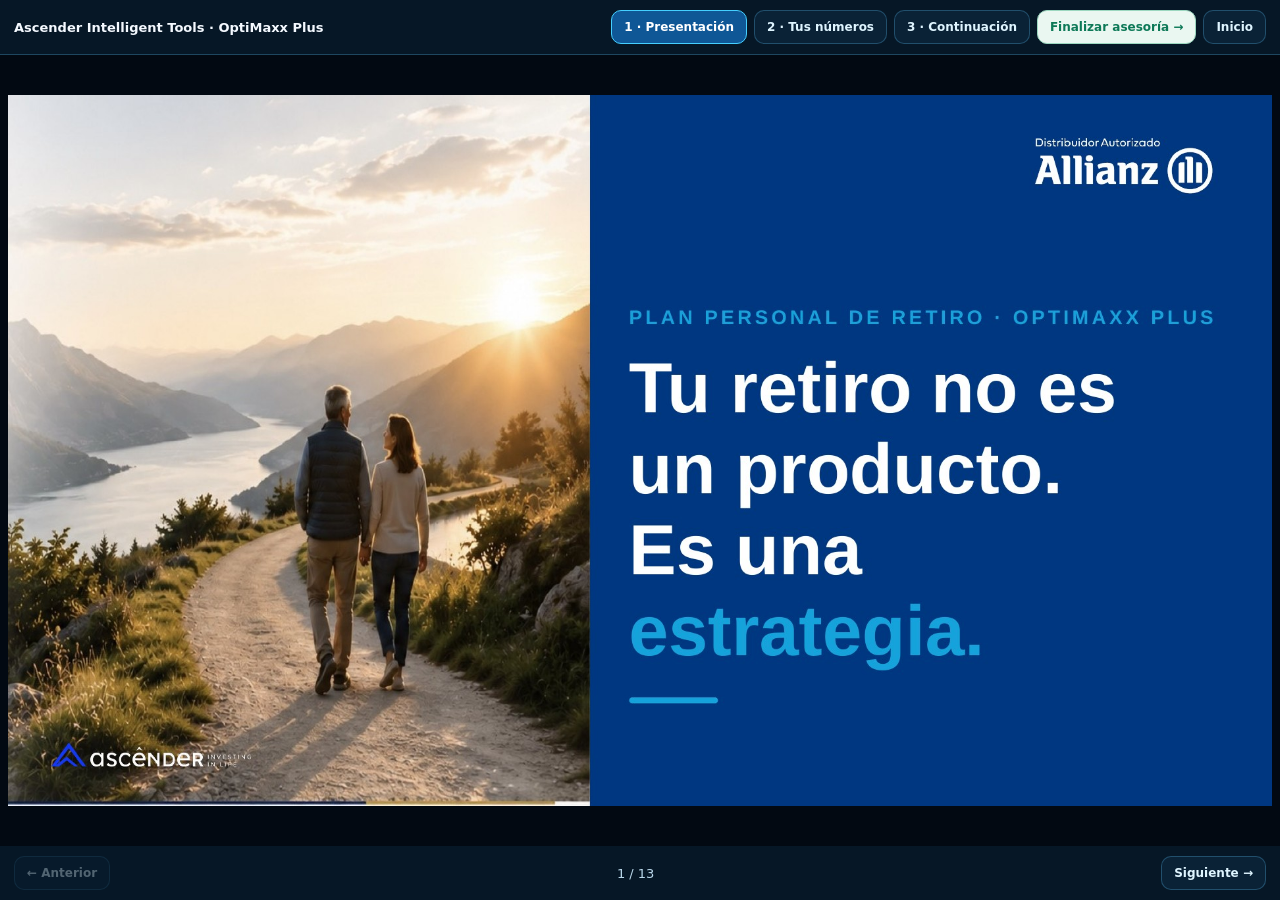
<file: plus.html>
<!doctype html>
<html lang="es"><head><meta charset="utf-8"><meta name="viewport" content="width=device-width,initial-scale=1"><title>OptiMaxx Plus · Ascender</title><script src="ascender-session.js"></script><link rel="stylesheet" href="presentation.css"></head>
<body data-product="OptiMaxx Plus" data-folder="plus" data-before="10" data-total="13">
<div class="app"><header class="top"><div class="brand">Ascender Intelligent Tools · OptiMaxx Plus</div><nav class="steps" aria-label="Etapas de la asesoría"><button class="btn" data-step="slides">1 · Presentación</button><button class="btn" data-step="calc">2 · Tus números</button><button class="btn" data-step="close">3 · Continuación</button><button class="btn finish" id="finish">Finalizar asesoría →</button><a class="btn" href="home.html">Inicio</a></nav></header>
<main class="stage"><section id="deck" aria-label="Presentación original"><div class="slide-wrap"><img id="slide" alt=""><p id="loadError" hidden>No se pudo cargar esta diapositiva. <button id="retry" class="btn">Reintentar</button></p></div><footer class="controls"><button class="btn" id="prev">← Anterior</button><span id="counter" role="status" aria-live="polite"></span><button class="btn" id="next">Siguiente →</button></footer></section><section id="calc" hidden><iframe src="plus-calculator-slide.html" title="Tus números · OptiMaxx Plus"></iframe><div class="calc-controls"><button class="btn" id="backToDeck">← Volver a la presentación</button><button class="btn" id="continueDeck">Continuar al continuación →</button></div></section></main></div><script src="advisor-images.js"></script><script src="advisor-slide.js"></script><script src="presentation.js"></script></body></html>
</file>
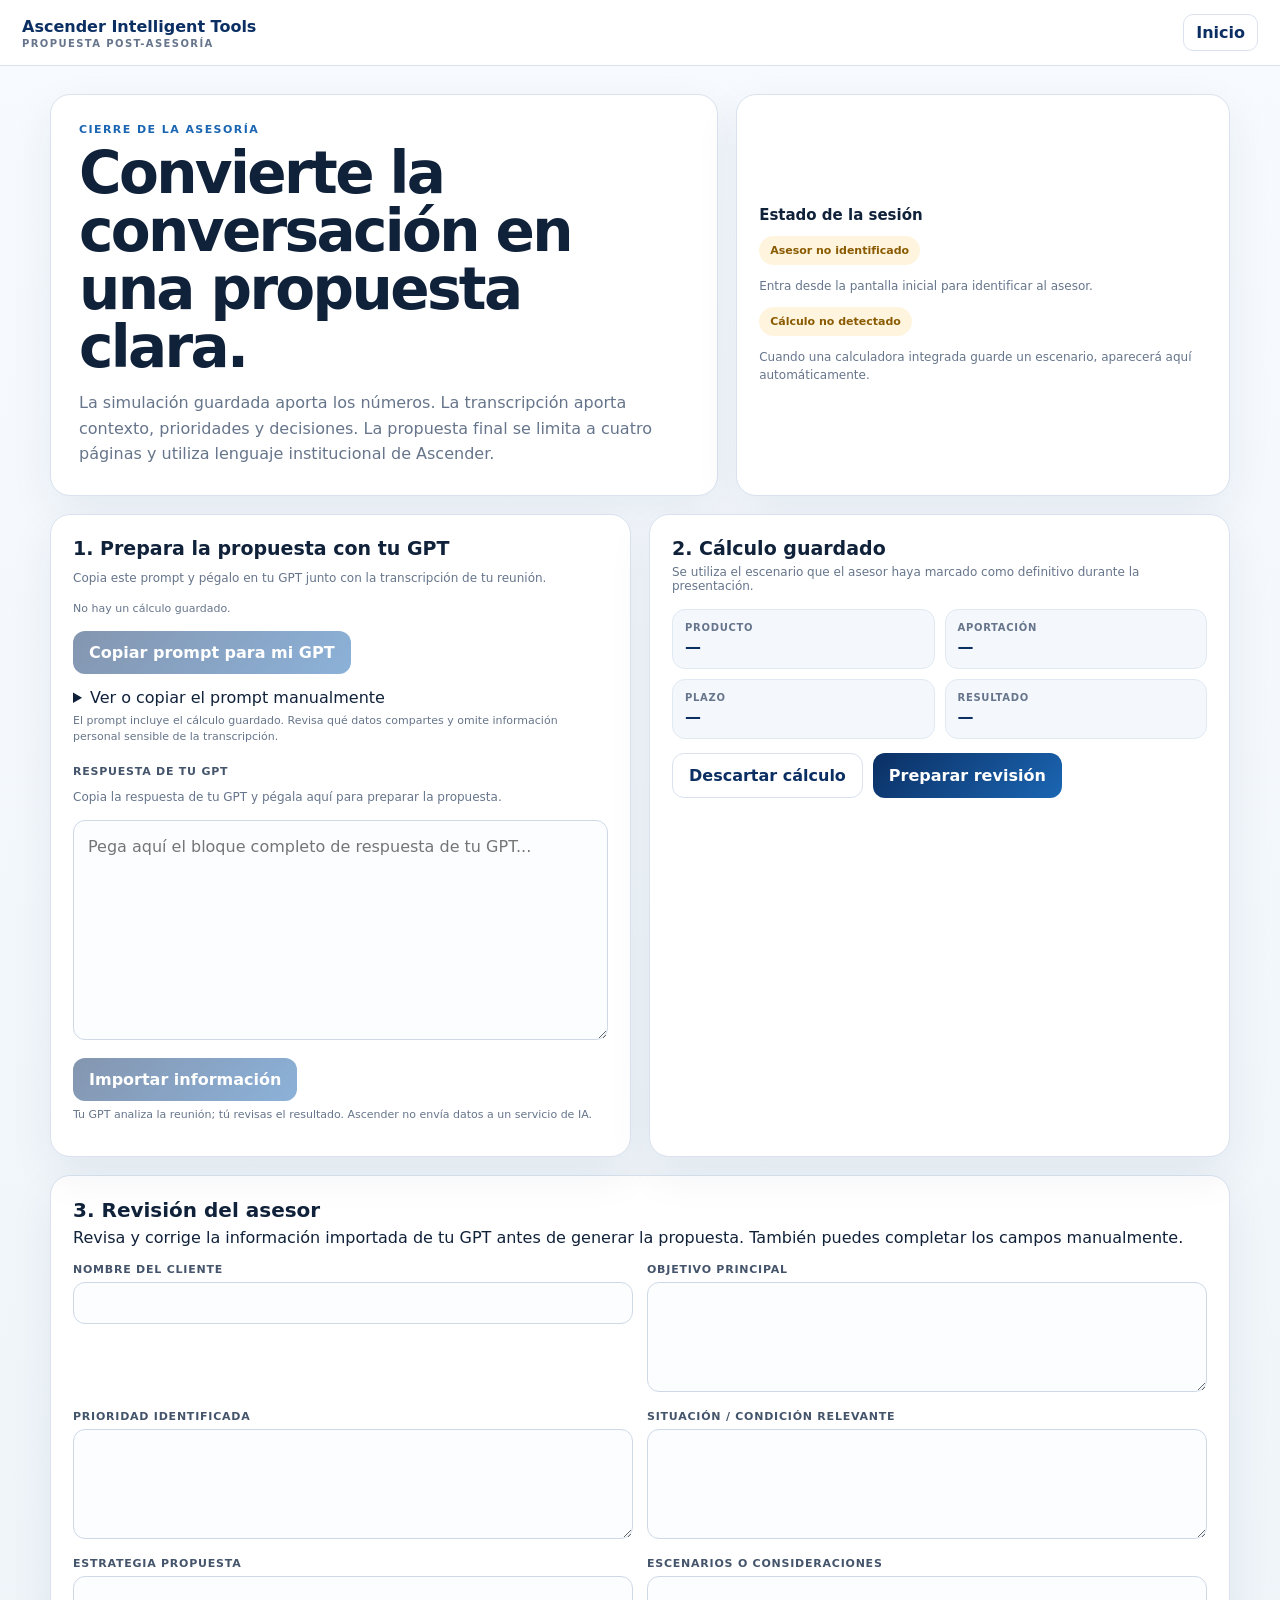
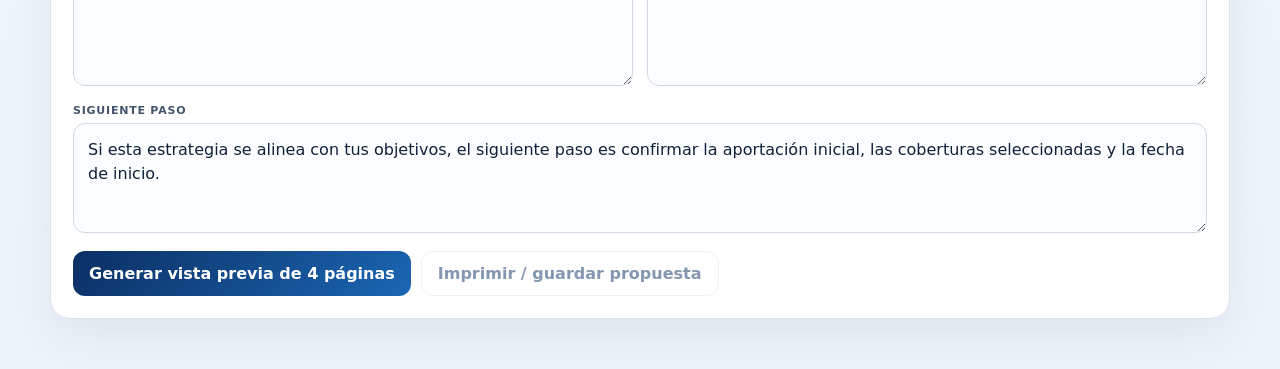
<file: proposal.html>
<!doctype html><html lang="es"><head><meta charset="utf-8"><meta name="viewport" content="width=device-width,initial-scale=1"><title>Propuesta personalizada · Ascender Intelligent Tools</title><script src="ascender-session.js"></script><style>:root{--navy:#0b2f63;--blue:#1b66b3;--cyan:#37b6e9;--ink:#10213a;--muted:#66758b;--line:#d9e2ee;--soft:#f4f8fc;--bg:#edf3f8;--ok:#0f7a57;--warn:#8a5a00}*{box-sizing:border-box}body{margin:0;background:linear-gradient(180deg,#f7fbff,#edf3f8);font-family:Inter,system-ui,-apple-system,BlinkMacSystemFont,"Segoe UI",sans-serif;color:var(--ink)}button,input,textarea{font:inherit}.top{position:sticky;top:0;z-index:20;display:flex;justify-content:space-between;align-items:center;gap:16px;padding:14px 22px;background:rgba(255,255,255,.95);border-bottom:1px solid var(--line);backdrop-filter:blur(10px)}.brand{font-weight:900;color:var(--navy)}.brand small{display:block;font-size:10px;letter-spacing:.14em;text-transform:uppercase;color:var(--muted);font-weight:800;margin-top:2px}.top a{color:var(--navy);text-decoration:none;font-weight:800;border:1px solid var(--line);padding:8px 12px;border-radius:10px;background:#fff}.wrap{width:min(1180px,calc(100% - 28px));margin:28px auto 50px}.hero{display:grid;grid-template-columns:1.15fr .85fr;gap:18px;align-items:stretch;margin-bottom:18px}.card{background:#fff;border:1px solid var(--line);border-radius:20px;box-shadow:0 16px 45px rgba(18,48,87,.07)}.hero-main{padding:28px}.eyebrow{font-size:11px;letter-spacing:.13em;text-transform:uppercase;color:var(--blue);font-weight:900;margin-bottom:8px}h1{font-size:clamp(34px,5vw,58px);line-height:1;letter-spacing:-.045em;margin:0 0 14px}.hero p{color:var(--muted);line-height:1.6;margin:0;max-width:740px}.status{padding:22px;display:flex;flex-direction:column;justify-content:center}.status h2{font-size:15px;margin:0 0 12px}.pill{display:inline-flex;align-items:center;gap:7px;border-radius:999px;padding:8px 11px;font-size:11px;font-weight:900;width:max-content}.pill.ok{background:#eaf7f1;color:var(--ok)}.pill.warn{background:#fff5df;color:var(--warn)}.status p{font-size:12px;color:var(--muted);line-height:1.5;margin:12px 0 0}.grid{display:grid;grid-template-columns:1fr 1fr;gap:18px}.section{padding:22px}.section h2{font-size:19px;margin:0 0 6px}.section .sub{font-size:12px;color:var(--muted);margin-bottom:16px}.label{display:block;font-size:11px;text-transform:uppercase;letter-spacing:.07em;font-weight:900;color:#44546b;margin-bottom:6px}.textarea,.input{width:100%;border:1px solid #cfd9e6;border-radius:12px;background:#fbfdff;color:var(--ink);outline:none}.textarea{min-height:220px;padding:14px;resize:vertical;line-height:1.5}.input{height:42px;padding:0 12px}.textarea:focus,.input:focus{border-color:var(--blue);box-shadow:0 0 0 3px rgba(27,102,179,.09)}.drop{border:1px dashed #b9c9dc;border-radius:14px;padding:14px;background:#f8fbfe;margin-bottom:12px}.drop input{width:100%}.hint{font-size:11px;color:var(--muted);line-height:1.45;margin-top:6px}.calc-summary{display:grid;grid-template-columns:repeat(2,1fr);gap:10px}.metric{background:var(--soft);border:1px solid #e1e9f2;border-radius:13px;padding:12px}.metric span{display:block;font-size:10px;text-transform:uppercase;letter-spacing:.07em;color:var(--muted);font-weight:800;margin-bottom:4px}.metric strong{font-size:16px;color:var(--navy)}.actions{display:flex;gap:10px;flex-wrap:wrap;margin-top:14px}.btn{border:0;border-radius:12px;padding:12px 16px;font-weight:900;cursor:pointer}.btn.primary{background:linear-gradient(135deg,var(--navy),var(--blue));color:#fff}.btn.secondary{background:#fff;border:1px solid var(--line);color:var(--navy)}.btn:disabled{opacity:.5;cursor:not-allowed}.review{margin-top:18px;padding:22px}.review h2{margin:0 0 6px;font-size:20px}.review-grid{display:grid;grid-template-columns:1fr 1fr;gap:14px;margin-top:16px}.field textarea{min-height:110px}.proposal-preview{display:none;margin-top:18px}.proposal-preview.show{display:block}.pages{display:grid;gap:18px}.page{background:#fff;border:1px solid #d5deea;border-radius:18px;min-height:760px;padding:42px;box-shadow:0 18px 50px rgba(18,48,87,.08);position:relative;overflow:hidden}.page:before{content:"ASCENDER";position:absolute;right:-20px;top:18px;font-size:54px;font-weight:900;letter-spacing:.08em;color:rgba(11,47,99,.035)}.page-num{font-size:10px;color:#8a98aa;letter-spacing:.13em;text-transform:uppercase;margin-bottom:36px}.page h3{font-size:34px;line-height:1.05;margin:0 0 14px;color:var(--navy);letter-spacing:-.03em}.page .lead{font-size:17px;color:#465a73;line-height:1.55;max-width:780px}.quote{margin:28px 0;padding:18px 20px;border-left:4px solid var(--cyan);background:#f6fbfe;border-radius:0 12px 12px 0;font-size:17px;line-height:1.55}.two{display:grid;grid-template-columns:1fr 1fr;gap:16px;margin-top:24px}.box{border:1px solid var(--line);border-radius:14px;padding:16px}.box h4{font-size:12px;text-transform:uppercase;letter-spacing:.08em;color:var(--muted);margin:0 0 8px}.box strong{font-size:24px;color:var(--navy)}.bullet{margin:12px 0 0;padding-left:20px;color:#41536a;line-height:1.55}.cta{margin-top:34px;background:linear-gradient(135deg,var(--navy),#154f96);color:#fff;padding:24px;border-radius:16px}.cta h4{margin:0 0 8px;font-size:20px}.cta p{margin:0;color:rgba(255,255,255,.83);line-height:1.5}.foot{position:absolute;left:42px;right:42px;bottom:28px;display:flex;justify-content:space-between;font-size:10px;color:#8a98aa;border-top:1px solid #e6edf4;padding-top:10px}.ai-note{margin-top:14px;background:#fff8e6;border:1px solid #f0d18b;border-radius:12px;padding:12px 14px;color:#76591b;font-size:11px;line-height:1.45}@media(max-width:850px){.hero,.grid,.review-grid,.two{grid-template-columns:1fr}.page{min-height:auto;padding:28px}.calc-summary{grid-template-columns:1fr}}@media print{body{background:#fff}.top,.hero,.grid,.review,.print-hide{display:none!important}.wrap{width:100%;margin:0}.proposal-preview{display:block!important;margin:0}.pages{gap:0}.page{box-shadow:none;border:0;border-radius:0;min-height:100vh;page-break-after:always}.page:last-child{page-break-after:auto}}.advisor-profile-card{display:flex;gap:14px;align-items:center;margin:22px 0;color:#0b2f63}.advisor-profile-card img{width:68px;height:68px;object-fit:cover;border-radius:50%}.advisor-profile-card p{margin:4px 0;font-size:13px}.advisor-credential-card{display:flex;align-items:center;gap:14px;margin-top:20px;font-size:13px;color:#41536a}.advisor-credential-card img{max-width:110px;max-height:130px;object-fit:contain}.advisor-credential-card p{margin:4px 0}.advisor-credential-card span{display:block}</style></head><body><div class="top"><div class="brand">Ascender Intelligent Tools<small>Propuesta post-asesoría</small></div><a href="index.html">Inicio</a></div><main class="wrap"><section class="hero"><div class="card hero-main"><div class="eyebrow">Cierre de la asesoría</div><h1>Convierte la conversación en una propuesta clara.</h1><p>La simulación guardada aporta los números. La transcripción aporta contexto, prioridades y decisiones. La propuesta final se limita a cuatro páginas y utiliza lenguaje institucional de Ascender.</p></div><div class="card status"><h2>Estado de la sesión</h2><div id="advisorPill" class="pill warn">Asesor no identificado</div><p id="advisorText"></p><div id="calcPill" class="pill warn" style="margin-top:12px">Cálculo no detectado</div><p id="calcText">Cuando una calculadora integrada guarde un escenario, aparecerá aquí automáticamente.</p></div></section><section class="grid"><div class="card section"><h2>1. Prepara la propuesta con tu GPT</h2><p class="sub">Copia este prompt y pégalo en tu GPT junto con la transcripción de tu reunión.</p><p class="hint" id="promptCase"></p><div class="actions"><button class="btn primary" id="copyPrompt">Copiar prompt para mi GPT</button></div><details id="promptDetails" style="margin-top:14px"><summary>Ver o copiar el prompt manualmente</summary><label class="label" for="gptPrompt" style="margin-top:12px">Prompt para tu GPT</label><textarea id="gptPrompt" class="textarea" readonly></textarea></details><p class="hint">El prompt incluye el cálculo guardado. Revisa qué datos compartes y omite información personal sensible de la transcripción.</p><label class="label" for="gptResponse" style="margin-top:20px">Respuesta de tu GPT</label><p class="sub">Copia la respuesta de tu GPT y pégala aquí para preparar la propuesta.</p><textarea id="gptResponse" class="textarea" placeholder="Pega aquí el bloque completo de respuesta de tu GPT..."></textarea><div class="actions"><button class="btn primary" id="importGPT">Importar información</button></div><p id="gptStatus" class="hint" role="status" aria-live="polite">Tu GPT analiza la reunión; tú revisas el resultado. Ascender no envía datos a un servicio de IA.</p></div><div class="card section"><h2>2. Cálculo guardado</h2><div class="sub">Se utiliza el escenario que el asesor haya marcado como definitivo durante la presentación.</div><div id="calcSummary" class="calc-summary"></div><div class="actions"><button class="btn secondary" id="clearCalc">Descartar cálculo</button><button class="btn primary" id="goReview">Preparar revisión</button></div></div></section><section class="card review" id="review"><h2>3. Revisión del asesor</h2><div class="sub">Revisa y corrige la información importada de tu GPT antes de generar la propuesta. También puedes completar los campos manualmente.</div><div class="review-grid"><div class="field"><label class="label">Nombre del cliente</label><input id="clientName" class="input"></div><div class="field"><label class="label">Objetivo principal</label><textarea id="objective" class="textarea"></textarea></div><div class="field"><label class="label">Prioridad identificada</label><textarea id="priority" class="textarea"></textarea></div><div class="field"><label class="label">Situación / condición relevante</label><textarea id="situation" class="textarea"></textarea></div><div class="field"><label class="label">Estrategia propuesta</label><textarea id="strategy" class="textarea"></textarea></div><div class="field"><label class="label">Escenarios o consideraciones</label><textarea id="considerations" class="textarea"></textarea></div><div class="field" style="grid-column:1/-1"><label class="label">Siguiente paso</label><textarea id="nextStep" class="textarea">Si esta estrategia se alinea con tus objetivos, el siguiente paso es confirmar la aportación inicial, las coberturas seleccionadas y la fecha de inicio.</textarea></div></div><div class="actions"><button class="btn primary" id="previewBtn">Generar vista previa de 4 páginas</button><button class="btn secondary" id="printBtn" disabled>Imprimir / guardar propuesta</button></div></section><section id="preview" class="proposal-preview"><div class="pages"><article class="page"><div class="page-num">01 · Tu estrategia</div><h3 id="p1Title">Tu estrategia personalizada</h3><p class="lead" id="p1Objective"></p><div class="quote" id="p1Priority"></div><div id="proposalAdvisor" class="advisor-profile-card"></div><div class="two"><div class="box"><h4>Producto</h4><strong id="p1Product">—</strong></div><div class="box"><h4>Aportación inicial</h4><strong id="p1Contribution">—</strong></div></div><div class="foot"><span id="advisorFooter1">Ascender</span><span>Propuesta orientativa</span></div></article><article class="page"><div class="page-num">02 · Lo que construimos juntos</div><h3>Un escenario concreto, con números claros.</h3><div id="p2Metrics" class="two"></div><div class="box" style="margin-top:22px"><h4>Situación considerada</h4><p id="p2Situation" style="margin:0;color:#41536a;line-height:1.6"></p></div><div class="foot"><span id="advisorFooter2">Ascender</span><span>Escenario guardado en la asesoría</span></div></article><article class="page"><div class="page-num">03 · Cómo responde la estrategia</div><h3>Una propuesta construida alrededor de tus prioridades.</h3><div class="box"><h4>Estrategia propuesta</h4><p id="p3Strategy" style="margin:0;color:#41536a;line-height:1.65"></p></div><div class="box" style="margin-top:16px"><h4>Escenarios y consideraciones relevantes</h4><p id="p3Considerations" style="margin:0;color:#41536a;line-height:1.65"></p></div><div class="foot"><span id="advisorFooter3">Ascender</span><span>Información personalizada</span></div></article><article class="page"><div class="page-num">04 · Siguiente paso</div><h3>De la planeación a una decisión concreta.</h3><p class="lead">La propuesta resume lo trabajado en la asesoría y el escenario que quedó guardado. Los datos definitivos se validan antes de contratación.</p><div class="cta"><h4>Siguiente paso</h4><p id="p4Next"></p></div><div id="proposalCredential" class="advisor-credential-card"></div><ul class="bullet"><li>Confirmar datos personales y de contratación.</li><li>Validar aportación, plazo y coberturas seleccionadas.</li><li>Confirmar fecha de inicio y documentación requerida.</li></ul><div class="foot"><span id="advisorFooter4">Ascender</span><span>Documento de seguimiento</span></div></article></div></section></main><script>const $=id=>document.getElementById(id);let saved=AscenderSession.getCalculation();if(saved){saved={...saved,monthly:saved.input?.monthly??saved.monthly,years:saved.input?.years??saved.years,projected:saved.result?.fund65??saved.result?.fund??saved.projected,goal:saved.input?.goalMonthly??saved.goal,regimenFiscal:saved.input?.regime?('Artículo '+saved.input.regime):saved.regimenFiscal};}const advisor=AscenderSession.getAdvisor();function money(v){if(v===undefined||v===null||v==='')return '—';const n=Number(v);return Number.isFinite(n)?n.toLocaleString('es-MX',{style:'currency',currency:'MXN',maximumFractionDigits:0}):String(v)}function safe(v){return v===undefined||v===null||v===''?'—':String(v)}function renderStatus(){if(advisor&&advisor.name){$('advisorPill').className='pill ok';$('advisorPill').textContent='Asesor identificado';$('advisorText').textContent=advisor.name+(advisor.phone?' · '+advisor.phone:'')}else{$('advisorText').textContent='Entra desde la pantalla inicial para identificar al asesor.'}const box=$('calcSummary');box.innerHTML='';if(saved){$('calcPill').className='pill ok';$('calcPill').textContent='Cálculo guardado';$('calcText').textContent='Se detectó un escenario guardado y se utilizará como base numérica de la propuesta.';const items=[['Producto',saved.product||saved.plan||'—'],['Aportación',money(saved.monthly||saved.contribution||saved.pmt)],['Plazo',saved.term?saved.term+' años':saved.years?saved.years+' años':'—'],['Resultado',money(saved.projected||saved.fund||saved.result||saved.fondo65||saved.fondoPlan)]];items.forEach(([a,b])=>{const d=document.createElement('div');d.className='metric';const label=document.createElement('span'),value=document.createElement('strong');label.textContent=a;value.textContent=b;d.append(label,value);box.appendChild(d)});$('clientName').value=saved.clientName||saved.nombre||saved.titular||saved.childName||''}else{[['Producto','—'],['Aportación','—'],['Plazo','—'],['Resultado','—']].forEach(([a,b])=>{const d=document.createElement('div');d.className='metric';const label=document.createElement('span'),value=document.createElement('strong');label.textContent=a;value.textContent=b;d.append(label,value);box.appendChild(d)})}}renderStatus();$('clearCalc').onclick=()=>{if(confirm('¿Descartar el cálculo guardado de esta asesoría?')){AscenderSession.clearCalculation();saved=null;$('calcPill').className='pill warn';$('calcPill').textContent='Cálculo no detectado';$('calcText').textContent='Guarda un nuevo cálculo desde Educación o Plus.';renderStatus()}};$('goReview').onclick=()=>{$('review').scrollIntoView({behavior:'smooth'})};$('previewBtn').onclick=()=>{const client=$('clientName').value.trim()||'Cliente';$('p1Title').textContent='Tu estrategia, '+client;$('p1Objective').textContent=$('objective').value.trim()||'Objetivo definido durante la asesoría.';$('p1Priority').textContent=$('priority').value.trim()||'Prioridad principal definida en la conversación.';$('p1Product').textContent=safe(saved?.product||saved?.plan);$('p1Contribution').textContent=money(saved?.monthly||saved?.contribution||saved?.pmt);$('p2Situation').textContent=$('situation').value.trim()||'Situación y condiciones relevantes revisadas durante la asesoría.';const m=[['Plazo',saved?.term?saved.term+' años':saved?.years?saved.years+' años':'—'],['Resultado proyectado',money(saved?.projected||saved?.fund||saved?.result||saved?.fondo65||saved?.fondoPlan)],['Meta / referencia',money(saved?.goal||saved?.metaHoy)],['Escenario',safe(saved?.scenario||saved?.regimenFiscal||'Base')]];$('p2Metrics').replaceChildren(...m.map(([a,b])=>{const box=document.createElement('div'),label=document.createElement('h4'),value=document.createElement('strong');box.className='box';label.textContent=a;value.textContent=b;box.append(label,value);return box}));$('p3Strategy').textContent=$('strategy').value.trim()||'Estrategia propuesta según lo trabajado en la asesoría.';$('p3Considerations').textContent=$('considerations').value.trim()||'Sin consideraciones adicionales registradas.';$('p4Next').textContent=$('nextStep').value.trim();const foot=(advisor&&advisor.name)?advisor.name+(advisor.phone?' · '+advisor.phone:''):'Ascender';['advisorFooter1','advisorFooter2','advisorFooter3','advisorFooter4'].forEach(id=>$(id).textContent=foot);$('preview').classList.add('show');$('printBtn').disabled=false;$('preview').scrollIntoView({behavior:'smooth'})};$('printBtn').onclick=()=>window.print();</script><script src="proposal-gpt.js"></script><script src="advisor-proposal.js"></script></body></html>
</file>
<file: presentation.css>
:root{color-scheme:dark;--line:rgba(94,192,248,.28)}*{box-sizing:border-box}html,body{margin:0;height:100%;background:#020912;color:#f4f9ff;font-family:Inter,system-ui,sans-serif}.app{height:100dvh;display:flex;flex-direction:column}.top{display:flex;align-items:center;justify-content:space-between;gap:12px;padding:10px 14px;background:#061726;border-bottom:1px solid var(--line)}.brand{font-weight:800;font-size:13px}.steps{display:flex;gap:7px;align-items:center;flex-wrap:wrap}.btn{display:inline-block;border:1px solid var(--line);background:#0a2236;color:#dff5ff;border-radius:10px;padding:9px 12px;font:inherit;font-size:12px;font-weight:750;cursor:pointer;text-decoration:none}.btn:focus-visible{outline:3px solid #39c8ff;outline-offset:2px}.btn:disabled{opacity:.35;cursor:default}.btn.on{background:#0f5796;border-color:#45cfff;color:white}.btn.finish{background:#eaf7f1;color:#0d7957;border-color:#9cd8c0}.stage{flex:1;min-height:0;position:relative}#deck,#calc{height:100%;display:flex;flex-direction:column}[hidden]{display:none!important}.slide-wrap{flex:1;min-height:0;position:relative;display:flex;align-items:center;justify-content:center;padding:8px}#slide{width:100%;height:100%;object-fit:contain}#loadError{position:absolute;bottom:12px;background:#061726;padding:12px;border-radius:10px}.controls,.calc-controls{display:flex;justify-content:space-between;align-items:center;gap:10px;padding:10px 14px;background:#061726}.controls span{font-size:13px;color:#b9d7ea}#calc iframe{width:100%;flex:1;min-height:0;border:0;background:white}.calc-controls{flex-wrap:wrap}@media(max-width:900px){.brand{display:none}.top{justify-content:center}}@media(max-width:450px){.btn{font-size:11px;padding:8px}.top{padding:8px}.steps{gap:5px}.slide-wrap{padding:0}.controls,.calc-controls{padding:8px}}
</file>
